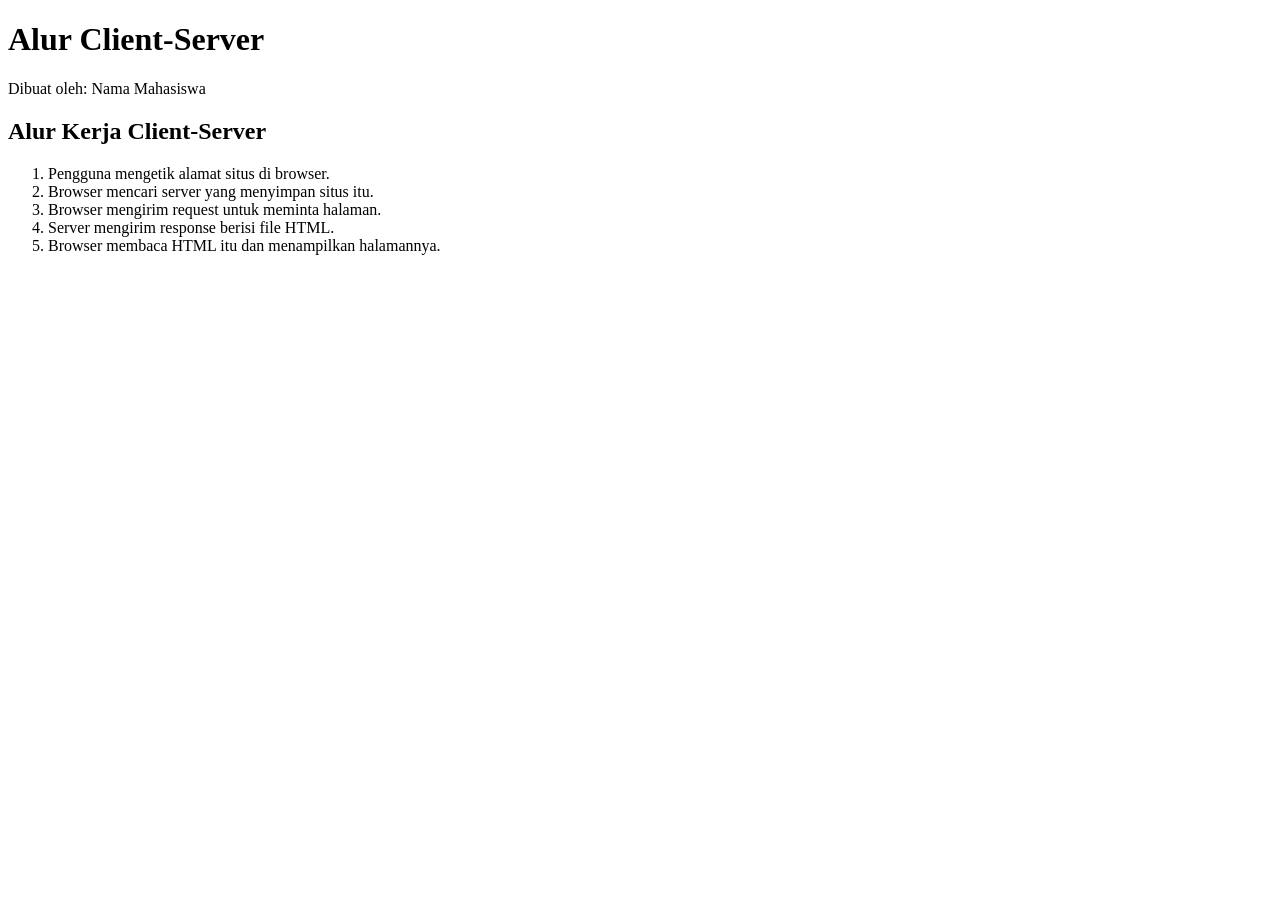
<file: Chapter02/714260011_Arifhidayatulloh/index.html>
<!DOCTYPE html>
<html lang="id">
<head>
  <meta charset="UTF-8">
  <meta name="viewport" content="width=device-width, initial-scale=1.0">
  <title>Alur Client-Server</title>
</head>
<body>
  <h1>Alur Client-Server</h1>
  <p>Dibuat oleh: Nama Mahasiswa</p>

  <h2>Alur Kerja Client-Server</h2>
  <ol>
    <li>Pengguna mengetik alamat situs di browser.</li>
    <li>Browser mencari server yang menyimpan situs itu.</li>
    <li>Browser mengirim request untuk meminta halaman.</li>
    <li>Server mengirim response berisi file HTML.</li>
    <li>Browser membaca HTML itu dan menampilkan halamannya.</li>
  </ol>
</body>
</html>
</file>
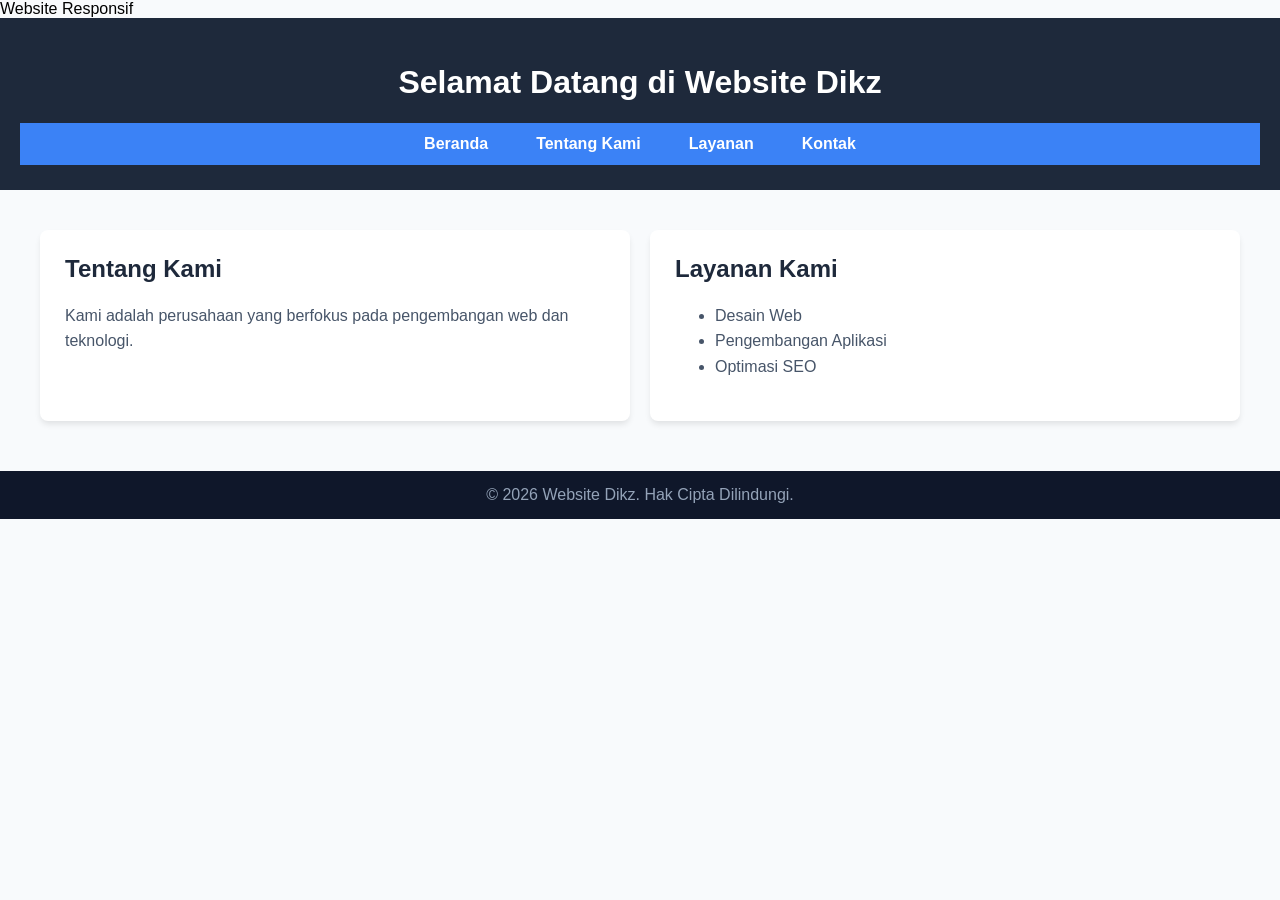
<file: Chapter04/714260002_AndikaDwiPermana/index.html>
<!DOCTYPE html>
<html lang="en">
<head>
    <meta charset="UTF-8">
    <meta name="viewport" content="width=device-width, initial-scale=1.0">
    <link rel="stylesheet" href="style.css"
    <title>Website Responsif</title>
</head>
<body>
     <header>
        <h1>Selamat Datang di Website Dikz</h1>
        <nav>
        <a href="#">Beranda</a>
        <a href="#">Tentang Kami</a>
        <a href="#">Layanan</a>
        <a href="#">Kontak</a>
    </nav>
    </header>
    <main>
        <section class="content">
            <h2>Tentang Kami</h2>
            <p>Kami adalah perusahaan yang berfokus pada pengembangan web dan 
                teknologi.</p>
        </section>
            <section class="content">
            <h2>Layanan Kami</h2>
            <ul>
                <li>Desain Web</li>
                <li>Pengembangan Aplikasi</li>
                <li>Optimasi SEO</li>
            </ul>
    </main>
    <footer>&copy; 2026 Website Dikz. Hak Cipta Dilindungi.</footer>
</body>
</html>
</file>
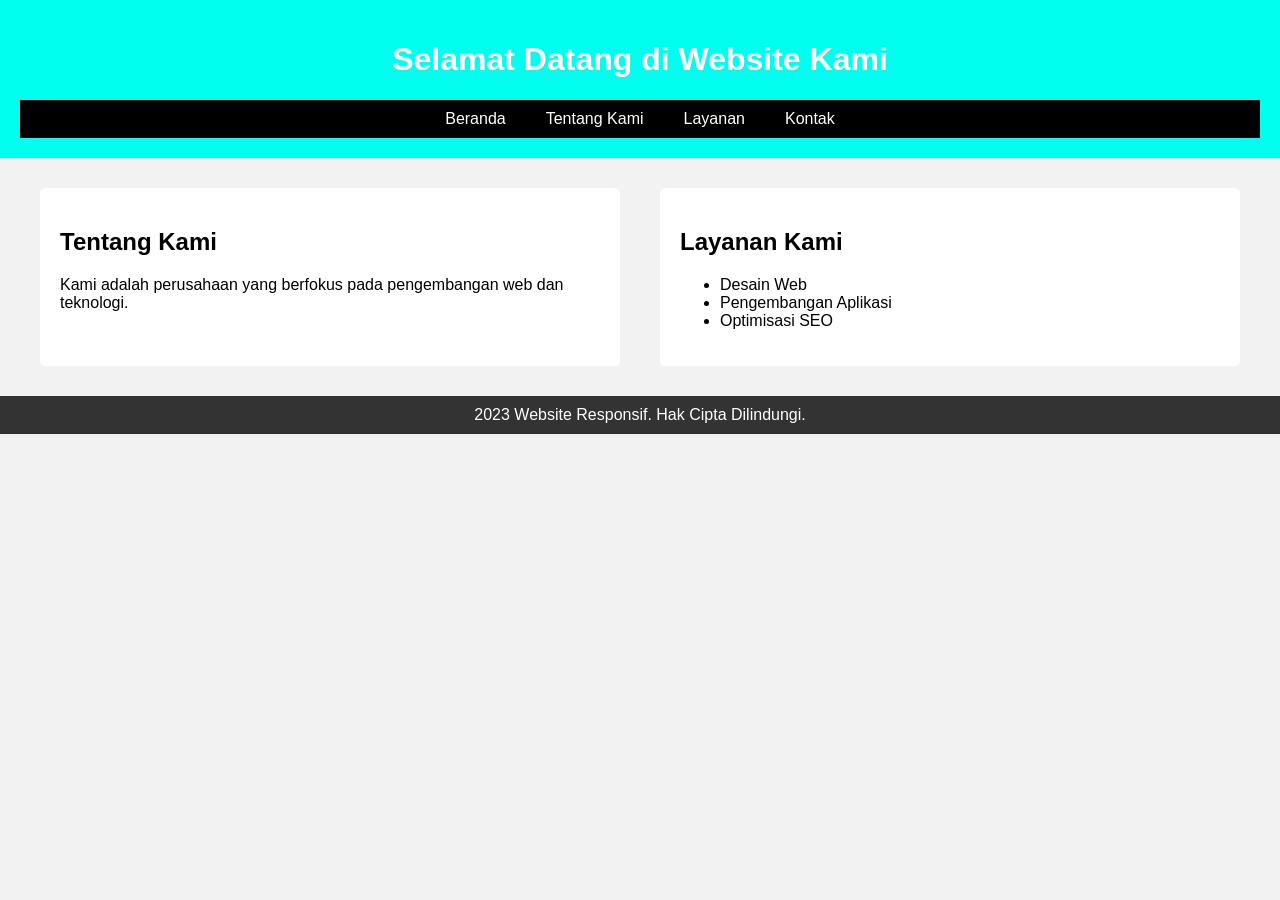
<file: Chapter04/714260005_Ilham_Muammar/index.html>
<!DOCTYPE html>
<html lang="en">
<head>
    <meta charset="UTF-8" />
    <meta name="viewport" content="width=device-width, initial-scale=1.0" />
    <link rel="stylesheet" href="style.css" />
    <!-- Menghubungkan file CSS eksternal -->
    <title>Website Responsif</title>
</head>
<body>
    <header>
        <h1>Selamat Datang di Website Kami</h1>
        <nav>
            <a href="#">Beranda</a>
            <a href="#">Tentang Kami</a>
            <a href="#">Layanan</a>
            <a href="#">Kontak</a>
        </nav>
    </header>
    <main>
        <section class="content">
            <h2>Tentang Kami</h2>
            <p>
                Kami adalah perusahaan yang berfokus pada pengembangan web dan
                teknologi.
            </p>
        </section>
        <section class="content">
            <h2>Layanan Kami</h2>
            <ul>
                <li>Desain Web</li>
                <li>Pengembangan Aplikasi</li>
                <li>Optimisasi SEO</li>
            </ul>
        </section>
    </main>
    <footer>2023 Website Responsif. Hak Cipta Dilindungi.</footer>
</body>
</html>
</file>
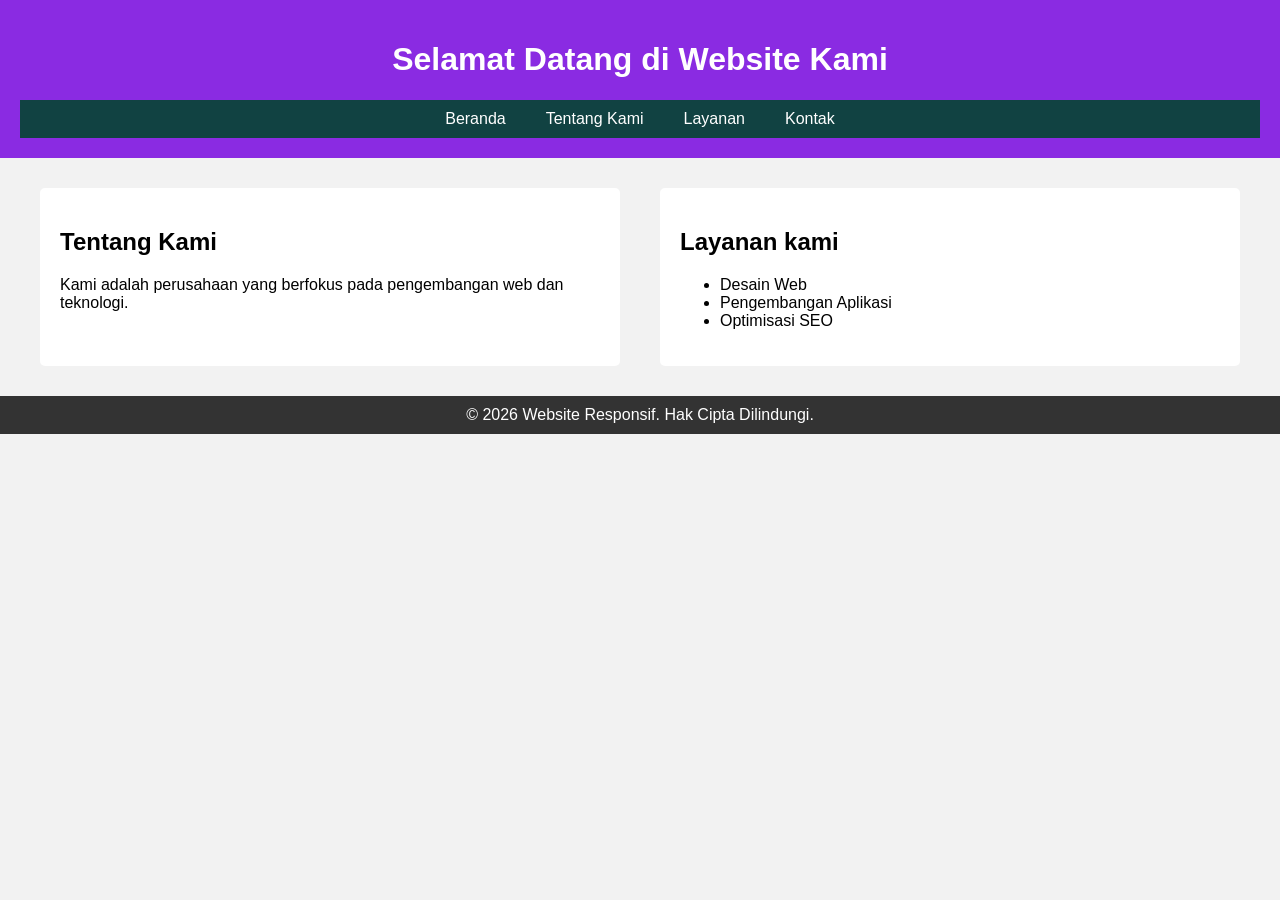
<file: Chapter04/714260008_Marcel_Andreyana/index.html>
<!DOCTYPE html>
<html lang="en">
<head>
    <meta charset="UTF-8">
    <meta name="viewport" content="width=device-width, initial-scale=1.0">
    <!-- <link rel="stylesheet" href="style.css" /> -->
     <link rel="stylesheet" href="style.css">
    <title>Website Responsif</title>
</head>
<body>
    <header>
        <h1>Selamat Datang di Website Kami</h1>
        <nav>
            <a href="#">Beranda</a>
            <a href="#">Tentang Kami</a>
            <a href="#">Layanan</a>
            <a href="#">Kontak</a>
        </nav>
    </header>
    <main>
        <section class="content">
            <h2>Tentang Kami</h2>
            <p>Kami adalah perusahaan yang berfokus pada pengembangan web dan teknologi.</p>
        </section>
        <section class="content">
            <h2>Layanan kami</h2>
            <ul>
                <li>Desain Web</li>
                <li>Pengembangan Aplikasi</li>
                <li>Optimisasi SEO</li>
            </ul>
        </section>
    </main>
    <footer>&copy; 2026 Website Responsif. Hak Cipta Dilindungi.</footer>
</body>
</html>
</file>
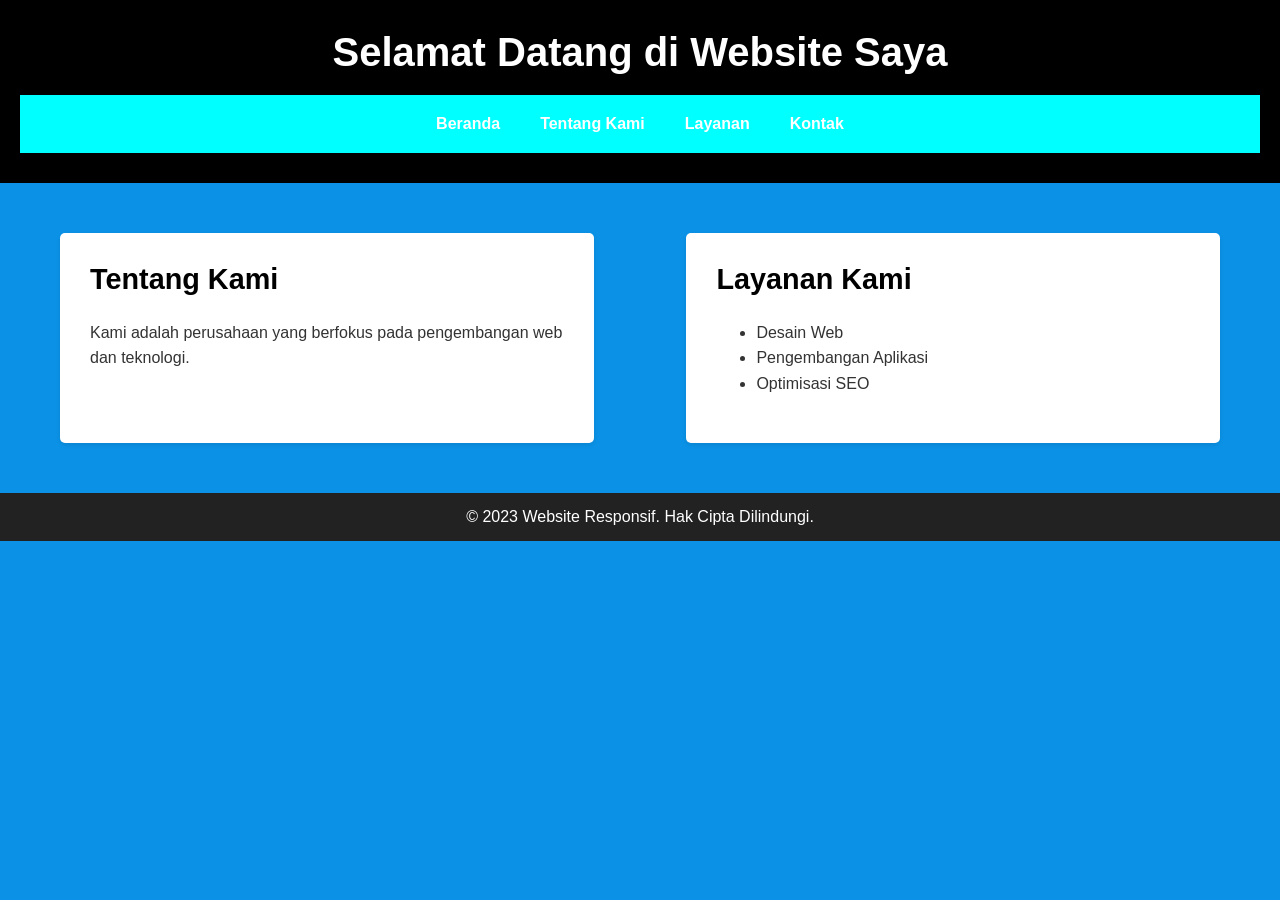
<file: Chapter04/714260009_WijdanAtharNurfaizi/index.html>
<!DOCTYPE html>
<html lang="en">
<head>
    <meta charset="UTF-8" />
    <meta name="viewport" content="width=device-width, initial-scale=1.0" />
    <link rel="stylesheet" href="style.css" />
    <title>Website Responsif</title>
</head>
<body>
    <header>
        <h1>Selamat Datang di Website Saya</h1>
        <nav>
            <a href="#">Beranda</a>
            <a href="#">Tentang Kami</a>
            <a href="#">Layanan</a>
            <a href="#">Kontak</a>
        </nav>
    </header>
    
    <main>
        <section class="content">
            <h2>Tentang Kami</h2>
            <p>
                Kami adalah perusahaan yang berfokus pada pengembangan web dan
                teknologi.
            </p>
        </section>

        <section class="content">
            <h2>Layanan Kami</h2>
            <ul>
                <li>Desain Web</li>
                <li>Pengembangan Aplikasi</li>
                <li>Optimisasi SEO</li>
            </ul>
        </section>
    </main>

    <footer>
        <p>&copy; 2023 Website Responsif. Hak Cipta Dilindungi.</p>
    </footer>
</body>
</html>
</file>
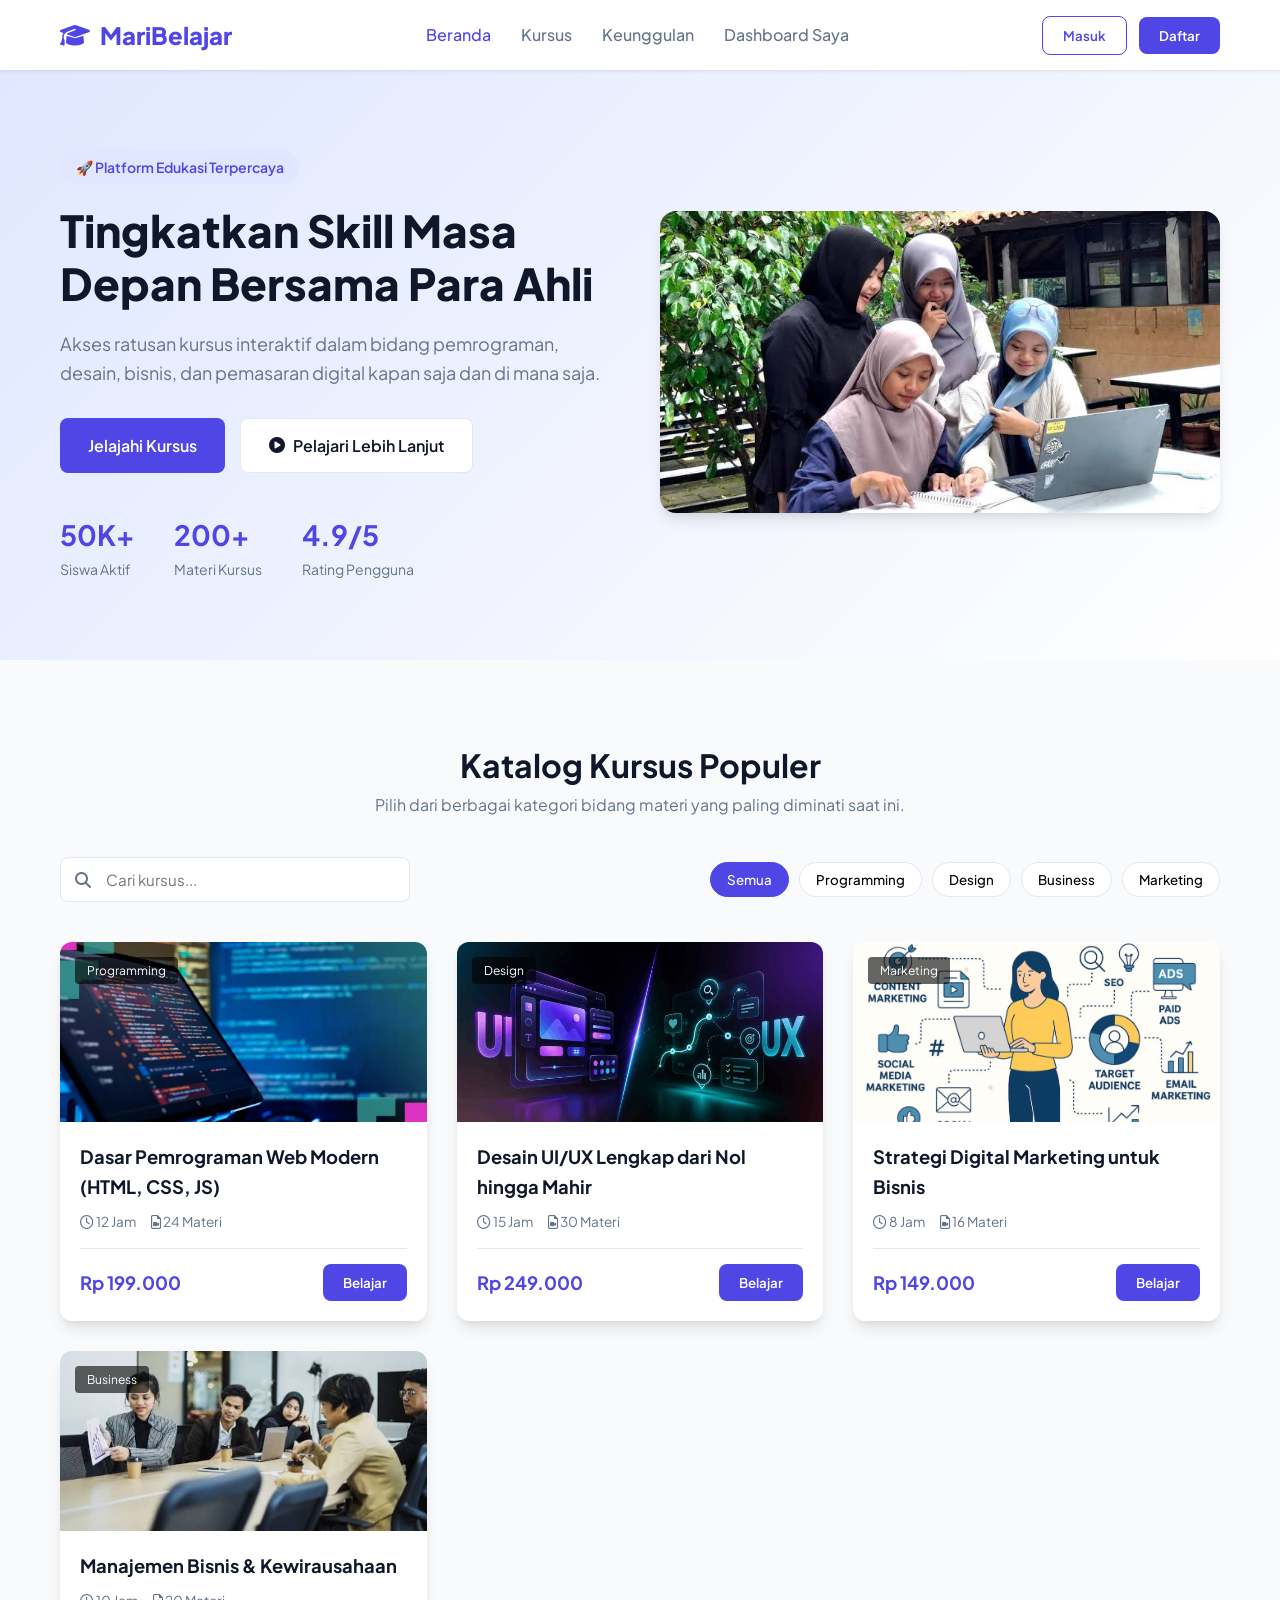
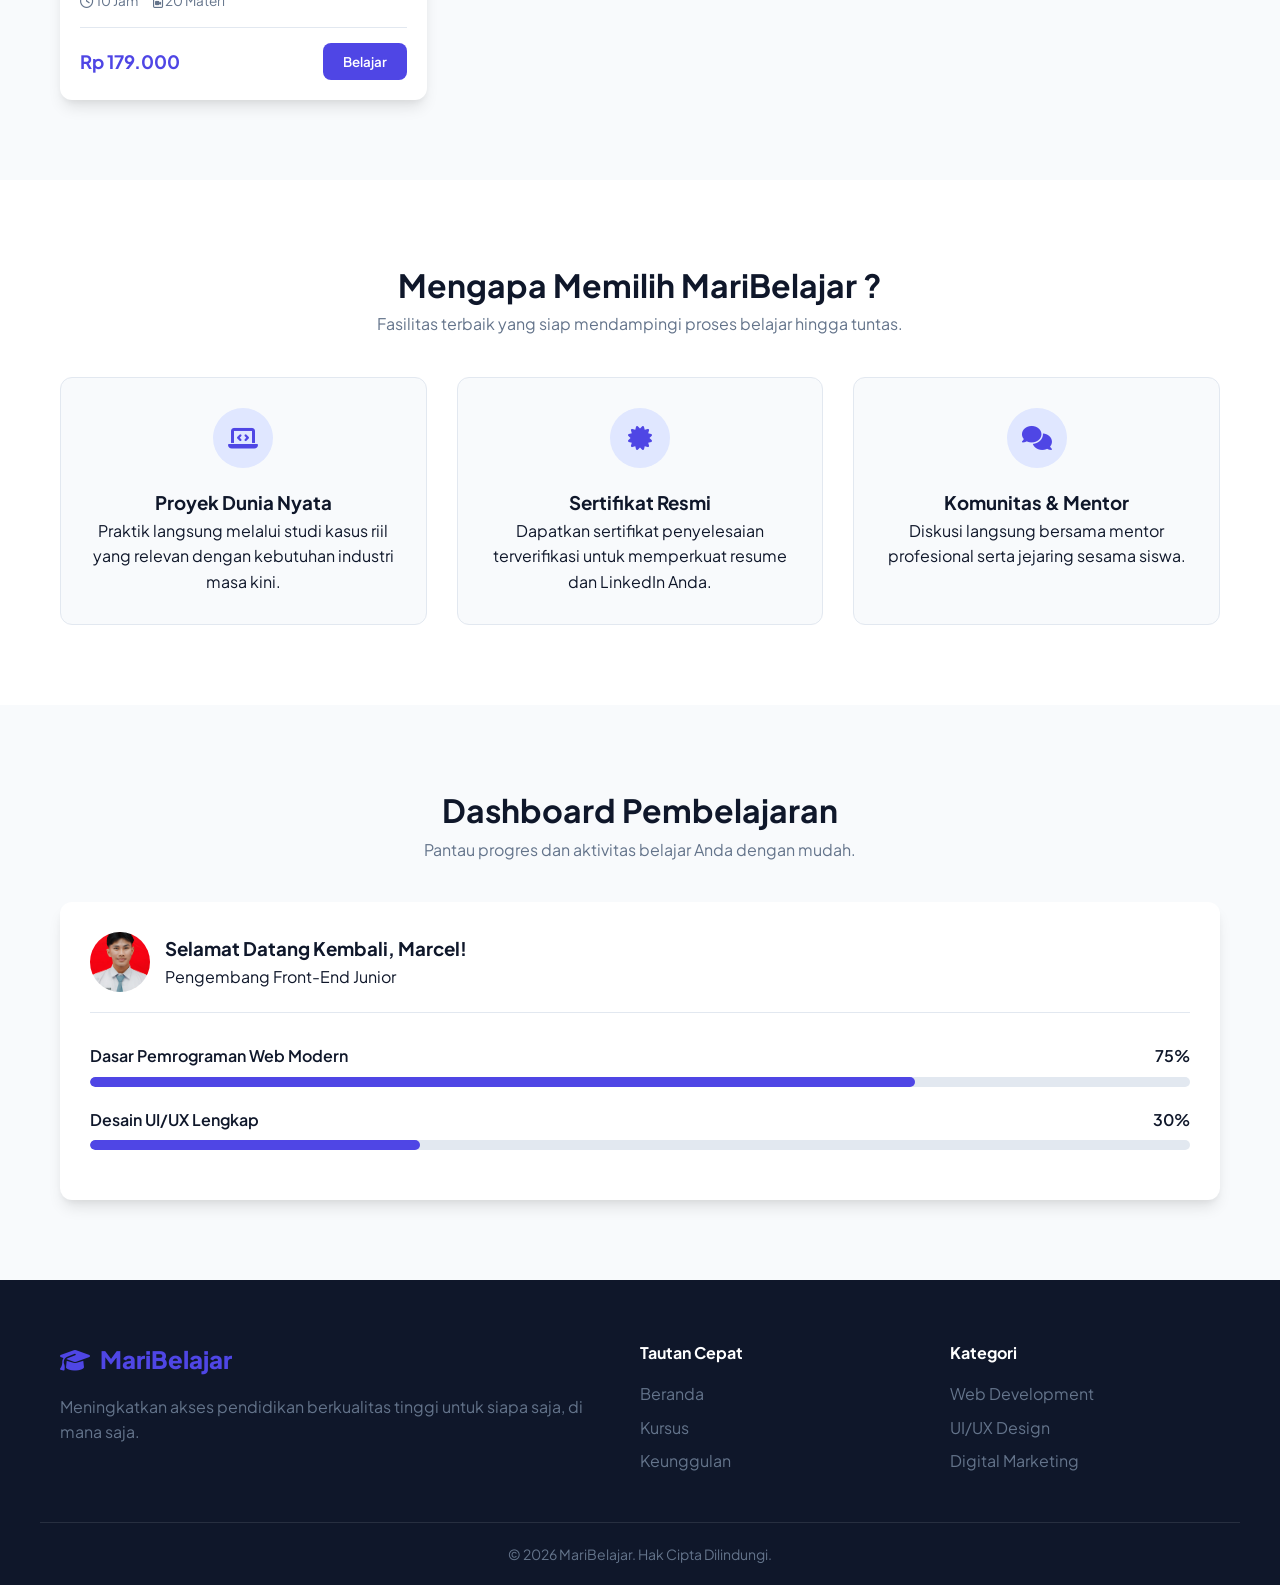
<file: Chapter05/714260008_Marcel_Andreyana/index.html>
<!DOCTYPE html>
<html lang="id">
<head>
  <meta charset="UTF-8">
  <meta name="viewport" content="width=device-width, initial-scale=1.0">
  <title>MariBelajar - Platform Pembelajaran Online</title>
  <link rel="stylesheet" href="style.css">
  <!-- Google Fonts & Font Awesome Icons -->
  <link rel="preconnect" href="https://fonts.googleapis.com">
  <link rel="preconnect" href="https://fonts.gstatic.com" crossorigin>
  <link href="https://fonts.googleapis.com/css2?family=Plus+Jakarta+Sans:wght@400;500;600;700;800&display=swap" rel="stylesheet">
  <link rel="stylesheet" href="https://cdnjs.cloudflare.com/ajax/libs/font-awesome/6.4.0/css/all.min.css">
</head>
<body>

  <!-- Navigation Bar -->
  <nav class="navbar">
    <div class="container nav-container">
      <a href="#" class="logo">
        <i class="fa-solid fa-graduation-cap"></i> MariBelajar
      </a>
      
      <ul class="nav-links" id="navLinks">
        <li><a href="#home" class="active">Beranda</a></li>
        <li><a href="#courses">Kursus</a></li>
        <li><a href="#features">Keunggulan</a></li>
        <li><a href="#dashboard">Dashboard Saya</a></li>
      </ul>

      <div class="nav-actions">
        <button class="btn btn-outline" id="loginBtn">Masuk</button>
        <button class="btn btn-primary" id="registerBtn">Daftar</button>
        <button class="menu-toggle" id="menuToggle">
          <i class="fa-solid fa-bars"></i>
        </button>
      </div>
    </div>
  </nav>

  <!-- Hero Section -->
  <section class="hero" id="home">
    <div class="container hero-container">
      <div class="hero-content">
        <span class="badge">🚀 Platform Edukasi Terpercaya</span>
        <h1>Tingkatkan Skill Masa Depan Bersama Para Ahli</h1>
        <p>Akses ratusan kursus interaktif dalam bidang pemrograman, desain, bisnis, dan pemasaran digital kapan saja dan di mana saja.</p>
        <div class="hero-buttons">
          <a href="#courses" class="btn btn-primary btn-lg">Jelajahi Kursus</a>
          <a href="#features" class="btn btn-secondary btn-lg"><i class="fa-solid fa-circle-play"></i> Pelajari Lebih Lanjut</a>
        </div>
        <div class="hero-stats">
          <div class="stat-item">
            <h3>50K+</h3>
            <p>Siswa Aktif</p>
          </div>
          <div class="stat-item">
            <h3>200+</h3>
            <p>Materi Kursus</p>
          </div>
          <div class="stat-item">
            <h3>4.9/5</h3>
            <p>Rating Pengguna</p>
          </div>
        </div>
      </div>
      <div class="hero-image">
        <img src="kelompok.jpeg" alt="Belajar Online">
      </div>
    </div>
  </section>

  <!-- Catalog / Courses Section -->
  <section class="courses-section" id="courses">
    <div class="container">
      <div class="section-header">
        <h2>Katalog Kursus Populer</h2>
        <p>Pilih dari berbagai kategori bidang materi yang paling diminati saat ini.</p>
      </div>

      <!-- Filter & Search Controls -->
      <div class="controls-wrapper">
        <div class="search-box">
          <i class="fa-solid fa-magnifying-glass"></i>
          <input type="text" id="searchInput" placeholder="Cari kursus...">
        </div>
        <div class="filter-buttons">
          <button class="filter-btn active" data-category="all">Semua</button>
          <button class="filter-btn" data-category="programming">Programming</button>
          <button class="filter-btn" data-category="design">Design</button>
          <button class="filter-btn" data-category="business">Business</button>
          <button class="filter-btn" data-category="marketing">Marketing</button>
        </div>
      </div>

      <!-- Course Grid -->
      <div class="course-grid" id="courseGrid">
        <!-- Card items injection via JavaScript -->
      </div>
    </div>
  </section>

  <!-- Features Section -->
  <section class="features-section" id="features">
    <div class="container">
      <div class="section-header">
        <h2>Mengapa Memilih MariBelajar
?</h2>
        <p>Fasilitas terbaik yang siap mendampingi proses belajar hingga tuntas.</p>
      </div>

      <div class="features-grid">
        <div class="feature-card">
          <div class="feature-icon"><i class="fa-solid fa-laptop-code"></i></div>
          <h3>Proyek Dunia Nyata</h3>
          <p>Praktik langsung melalui studi kasus riil yang relevan dengan kebutuhan industri masa kini.</p>
        </div>
        <div class="feature-card">
          <div class="feature-icon"><i class="fa-solid fa-certificate"></i></div>
          <h3>Sertifikat Resmi</h3>
          <p>Dapatkan sertifikat penyelesaian terverifikasi untuk memperkuat resume dan LinkedIn Anda.</p>
        </div>
        <div class="feature-card">
          <div class="feature-icon"><i class="fa-solid fa-comments"></i></div>
          <h3>Komunitas & Mentor</h3>
          <p>Diskusi langsung bersama mentor profesional serta jejaring sesama siswa.</p>
        </div>
      </div>
    </div>
  </section>

  <!-- Student Dashboard Section -->
  <section class="dashboard-section" id="dashboard">
    <div class="container">
      <div class="section-header">
        <h2>Dashboard Pembelajaran</h2>
        <p>Pantau progres dan aktivitas belajar Anda dengan mudah.</p>
      </div>

      <div class="dashboard-card">
        <div class="dashboard-header">
          <div class="user-info">
            <img src="saya.jpeg" alt="Avatar User" class="avatar">
            <div>
              <h3>Selamat Datang Kembali, Marcel!</h3>
              <p>Pengembang Front-End Junior</p>
            </div>
          </div>
        </div>

        <div class="my-courses-list" id="myCoursesList">
          <!-- Active courses progress items dynamic list -->
        </div>
      </div>
    </div>
  </section>

  <!-- Modal Course Player -->
  <div class="modal" id="courseModal">
    <div class="modal-content">
      <button class="modal-close" id="closeModal">&times;</button>
      <div class="modal-body">
        <div class="video-container">
          <iframe id="videoPlayer" src="" title="Video Pembelajaran" allowfullscreen></iframe>
        </div>
        <div class="modal-info">
          <h3 id="modalTitle">Judul Kursus</h3>
          <p id="modalDescription">Deskripsi materi kursus akan muncul di sini.</p>
          <h4>Materi Pembelajaran</h4>
          <ul class="playlist-list" id="playlistList">
            <!-- Playlist dynamic items -->
          </ul>
        </div>
      </div>
    </div>
  </div>

  <!-- Footer -->
  <footer class="footer">
    <div class="container footer-container">
      <div class="footer-brand">
        <a href="#" class="logo"><i class="fa-solid fa-graduation-cap"></i> MariBelajar</a>
        <p>Meningkatkan akses pendidikan berkualitas tinggi untuk siapa saja, di mana saja.</p>
      </div>
      <div class="footer-links">
        <h4>Tautan Cepat</h4>
        <ul>
          <li><a href="#home">Beranda</a></li>
          <li><a href="#courses">Kursus</a></li>
          <li><a href="#features">Keunggulan</a></li>
        </ul>
      </div>
      <div class="footer-links">
        <h4>Kategori</h4>
        <ul>
          <li><a href="#courses">Web Development</a></li>
          <li><a href="#courses">UI/UX Design</a></li>
          <li><a href="#courses">Digital Marketing</a></li>
        </ul>
      </div>
    </div>
    <div class="footer-bottom container">
      <p>&copy; 2026 MariBelajar. Hak Cipta Dilindungi.</p>
    </div>
  </footer>

  <script src="script.js"></script>
</body>
</html>
</file>
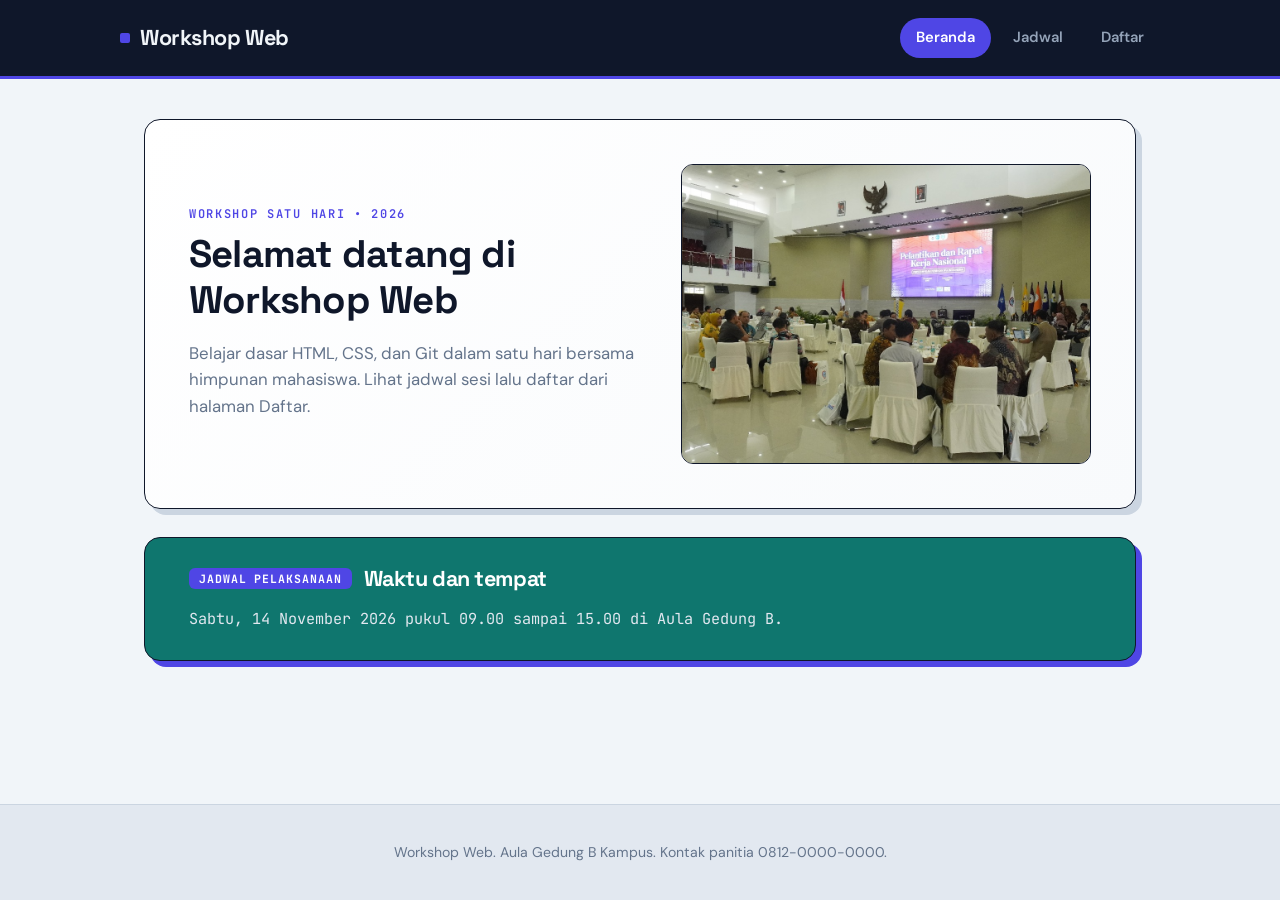
<file: Chapter04/714260002_AndikaDwiPermana/quis_AndikaDwiPermana/index.html>
<!DOCTYPE html>
<html lang="id">
<head>
    <meta charset="UTF-8">
    <meta name="viewport" content="width=device-width, initial-scale=1.0">
    <title>Beranda - Workshop Web</title>
    <link rel="stylesheet" href="style.css">
</head>
<body>
    <header>
        <h1>Workshop Web</h1>
        <nav aria-label="Navigasi utama">
            <ul>
                <li><a href="index.html" aria-current="page">Beranda</a></li>
                <li><a href="jadwal.html">Jadwal</a></li>
                <li><a href="daftar.html">Daftar</a></li>
            </ul>
        </nav>
    </header>

    <main id="konten">
        <section>
            <h2>Selamat datang di Workshop Web</h2>
            <img src="AULA.jpg" alt="Suasana aula kampus dengan layar proyektor dan barisan kursi peserta" width="600" height="400">
            <p>Belajar dasar HTML, CSS, dan Git dalam satu hari bersama himpunan mahasiswa. Lihat jadwal sesi lalu daftar dari halaman Daftar.</p>
        </section>

        <section>
            <h2>Waktu dan tempat</h2>
            <p>Sabtu, 14 November 2026 pukul 09.00 sampai 15.00 di Aula Gedung B.</p>
        </section>
    </main>

    <footer>
        <p>Workshop Web. Aula Gedung B Kampus. Kontak panitia 0812-0000-0000.</p>
    </footer>
</body>
</html>
</file>
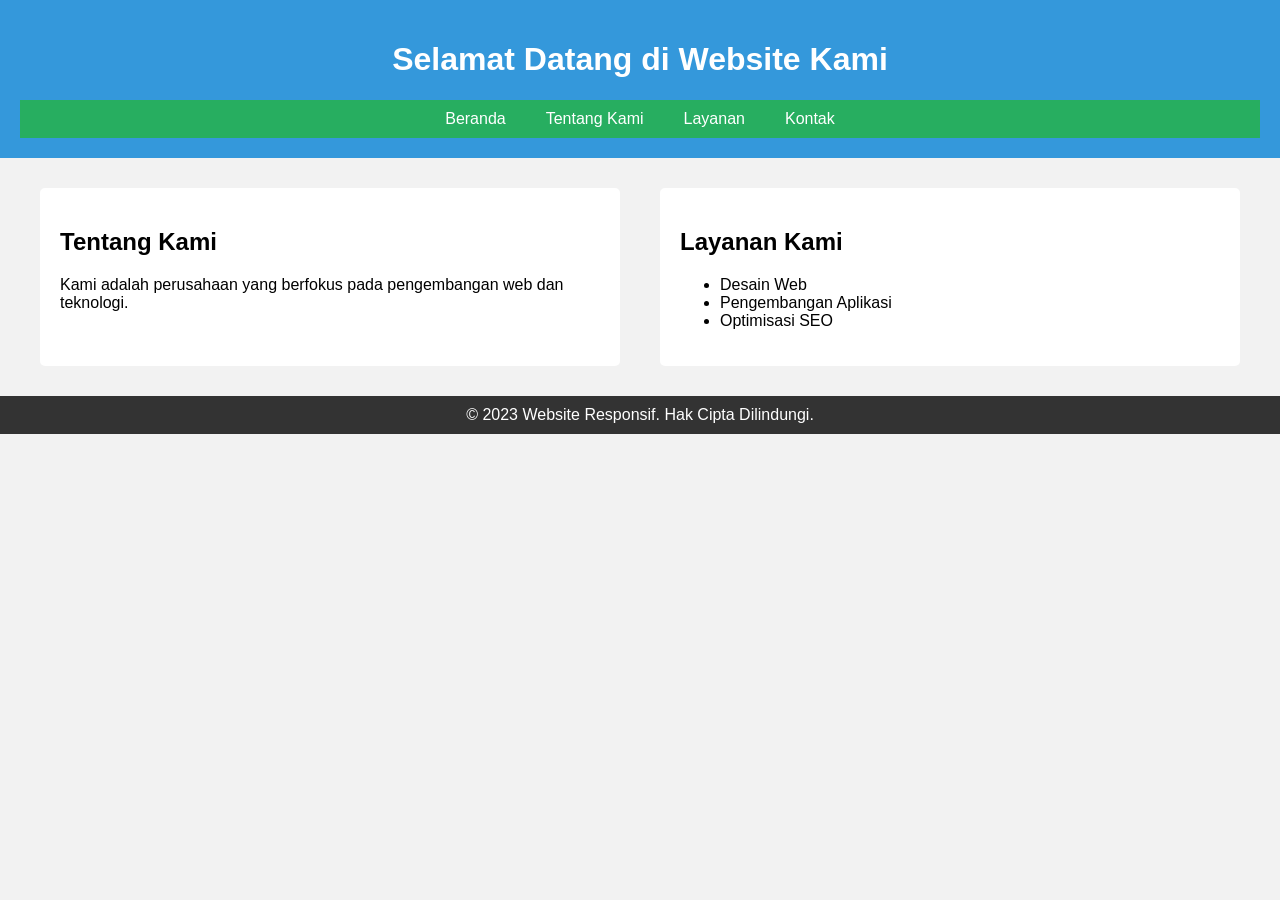
<file: Chapter04/714260003_FikriWidhyadana/quis_FikriW/index.html>
<!DOCTYPE html>
<html lang="en">
<head>
    <meta charset="UTF-8" />
    <meta name="viewport" content="width=device-width, initial-scale=1.0" />
    <link rel="stylesheet" href="style.css" />
    <!-- Menghubungkan file CSS eksternal -->
    <title>Website Responsif</title>
</head>
<body>
    <header>
        <h1>Selamat Datang di Website Kami</h1>
        <nav>
            <a href="#">Beranda</a>
            <a href="#">Tentang Kami</a>
            <a href="#">Layanan</a>
            <a href="#">Kontak</a>
        </nav>
    </header>
    <main>
        <section class="content">
            <h2>Tentang Kami</h2>
            <p>Kami adalah perusahaan yang berfokus pada pengembangan web dan teknologi.</p>
        </section>
        <section class="content">
            <h2>Layanan Kami</h2>
            <ul>
                <li>Desain Web</li>
                <li>Pengembangan Aplikasi</li>
                <li>Optimisasi SEO</li>
            </ul>
        </section>
    </main>
    <footer>
        &copy; 2023 Website Responsif. Hak Cipta Dilindungi.
    </footer>
</body>
</html>
</file>
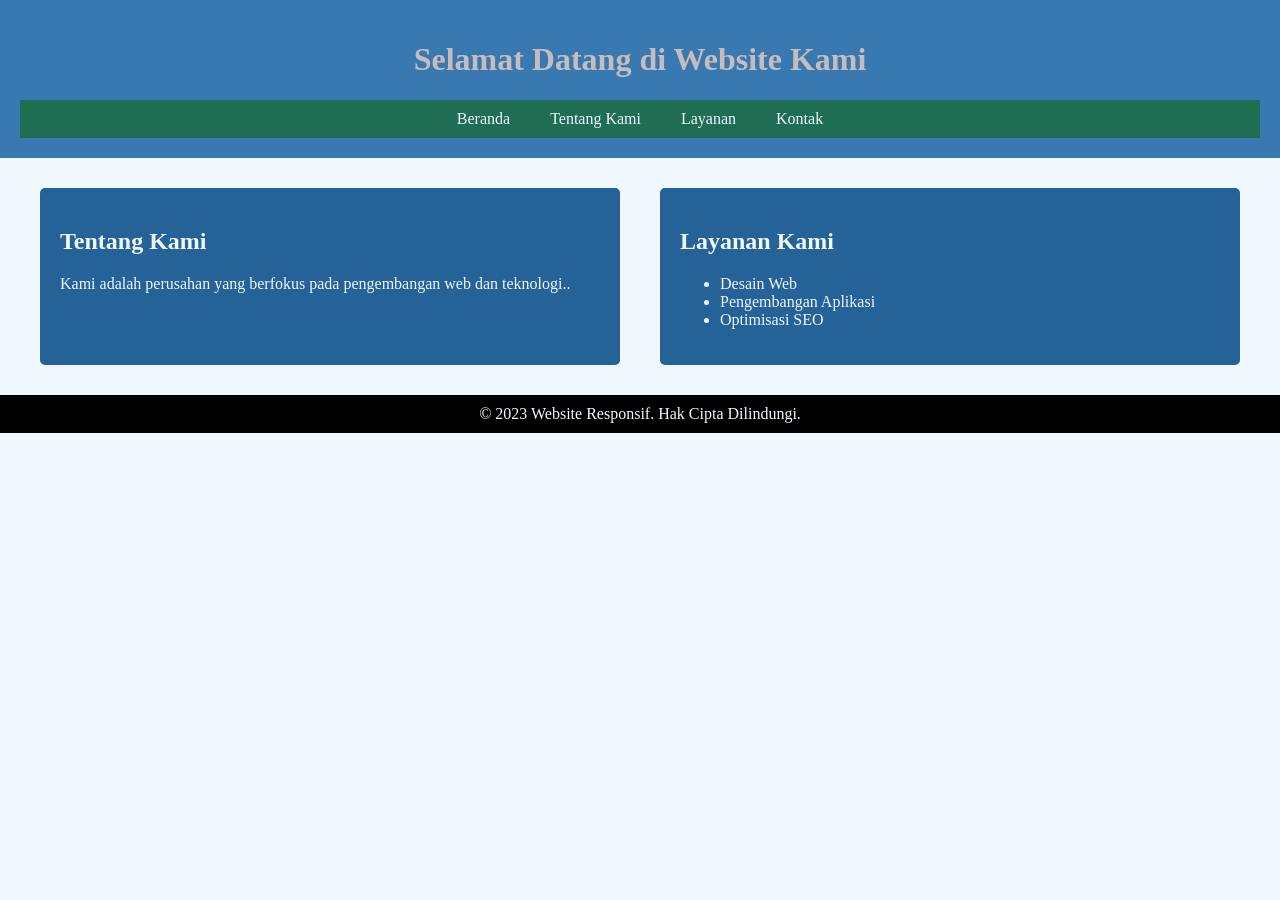
<file: Chapter04/714260007_Mutia_Anggraini/quis_Mutia_Anggraini/index.html>
<!DOCTYPE html>
<html lang="en">
<head>
    <meta charset="UTF-8" />
    <meta name="viewport" content="width=device-width, initial-scale=1.0" />
    <link rel="stylesheet" href="style.css">
    <title>Belajar Pemograman I</title>
</head>
<body>
    <header>
        <h1>Selamat Datang di Website Kami</h1>
        <nav>
            <a href="#">Beranda</a>
            <a href="#">Tentang Kami</a>
            <a href="#">Layanan</a>
            <a href="#">Kontak</a>
        </nav>
    </header>
    <main>
        <section class="content">
            <h2>Tentang Kami</h2>
            <p>Kami adalah perusahan yang berfokus pada pengembangan web dan teknologi..</p>
        </section>
        <section class="content">
            <h2>Layanan Kami</h2>
            <ul>
                <li>Desain Web</li>
                <li>Pengembangan Aplikasi</li>
                <li>Optimisasi SEO</li>
            </ul>
        </section>
    </main>
    <footer>&copy; 2023 Website Responsif. Hak Cipta Dilindungi.</footer>
</body>   
</html>
</file>
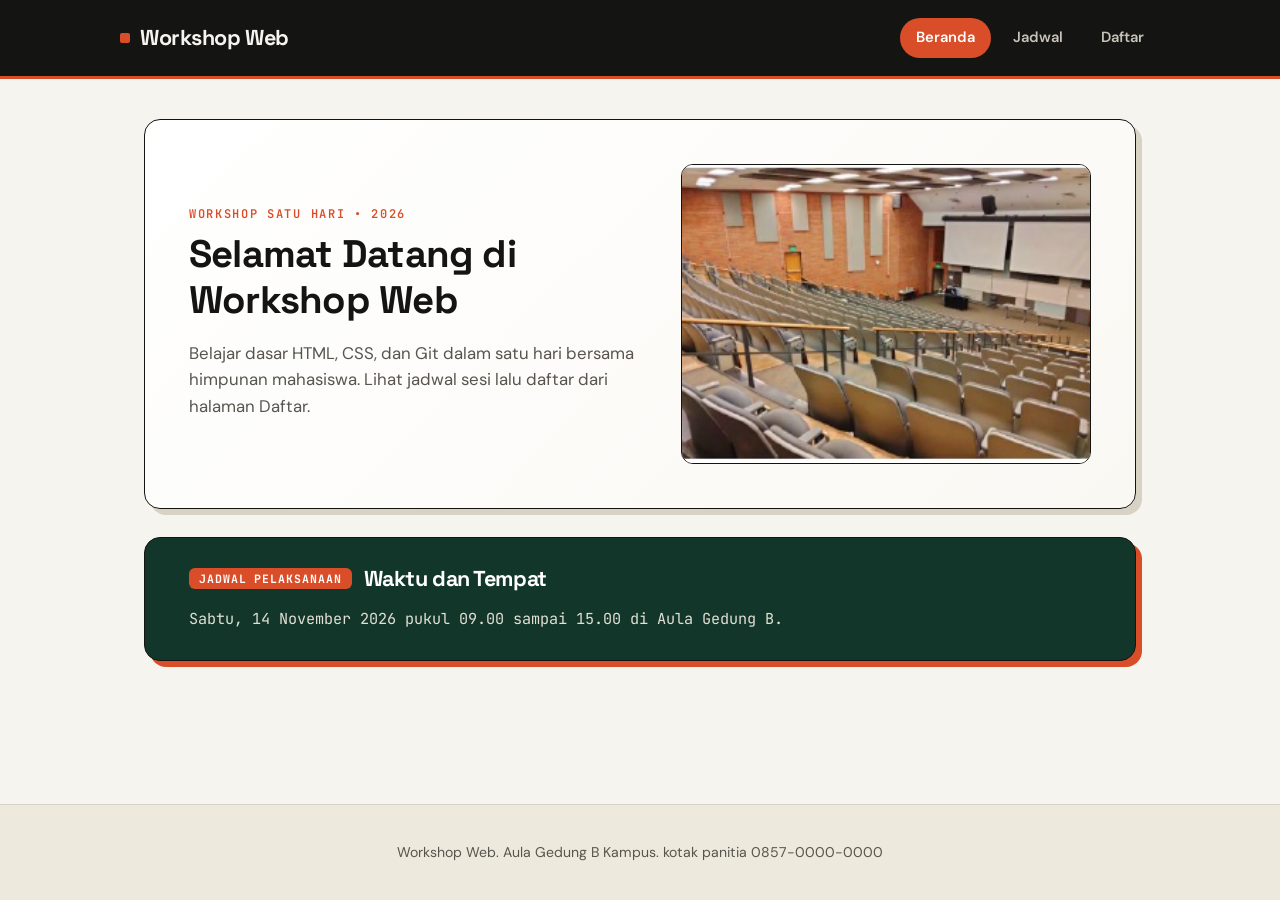
<file: Chapter04/714260007_Mutia_Anggraini/Tugas_Mutia_Anggraini/Index.html>
<!DOCTYPE html>
<html lang="en">
<head>
    <meta charset="UTF-8" />
    <meta name="viewport" content="width=device-width, initial-scale=1.0" />
    <link rel="stylesheet" href="style.css">
    <title>Beranda - Workshop web</title>
</head>
<body>
    <header>
        <h1>Workshop Web</h1>
        <nav aria-label="Navigasi Utama">
            <ul>
                <li><a href="Index.html" aria-current="page">Beranda</a></li>
                <li><a href="Jadwal.html">Jadwal</a></li>
                <li><a href="Daftar.html">Daftar</a></li>
            </ul>
        </nav>
    </header>
    <main id="konten">
            <section>
                <h2>Selamat Datang di Workshop Web</h2>
                <img src="img/Screenshot 2026-10-31 120831.png" alt="Suasana aula kampus dengan layar proyektor dan baris kursi peserta" width="600" height="400">
                <p>Belajar dasar HTML, CSS, dan Git dalam satu hari bersama himpunan mahasiswa. Lihat jadwal sesi lalu daftar dari halaman Daftar.</p>
            </section>
            <section>
                <h2>Waktu dan Tempat</h2>
                <p>Sabtu, 14 November 2026 pukul 09.00 sampai 15.00 di Aula Gedung B.</p>
            </section>
    </main>
    <footer>
        <p>Workshop Web. Aula Gedung B Kampus. kotak panitia 0857-0000-0000</p>
    </footer>
</body>
</html>
</file>
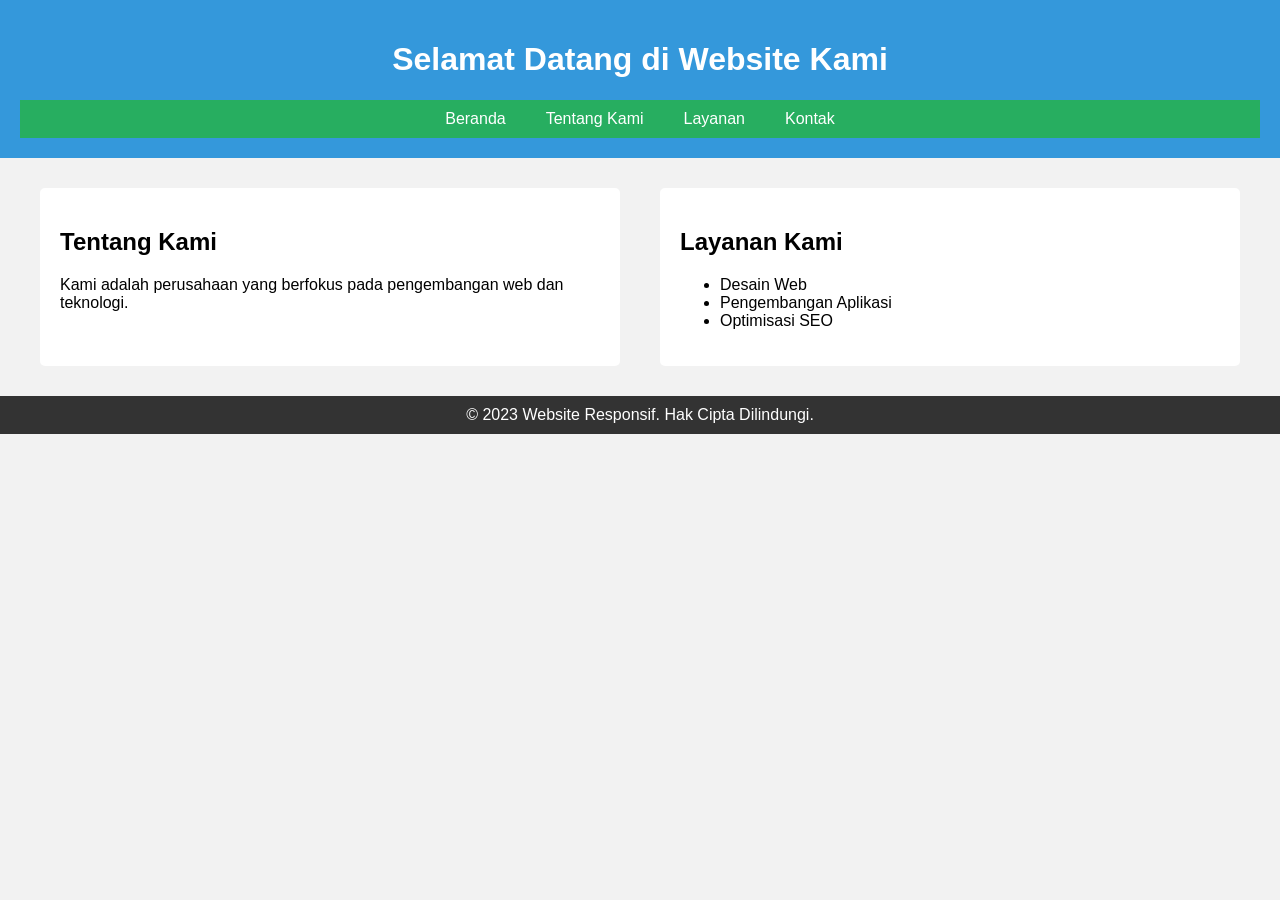
<file: Chapter04/714260011_Arif/quis_Arif/index.html>
<!DOCTYPE html>
<html lang="en">
<head>
    <meta charset="UTF-8" />
    <meta name="viewport" content="width=device-width, initial-scale=1.0" />
    <link rel="stylesheet" href="style.css" />
    <!-- Menghubungkan file CSS eksternal -->
    <title>Website Responsif</title>
</head>
<body>
    <header>
        <h1>Selamat Datang di Website Kami</h1>
        <nav>
            <a href="#">Beranda</a>
            <a href="#">Tentang Kami</a>
            <a href="#">Layanan</a>
            <a href="#">Kontak</a>
        </nav>
    </header>
    <main>
        <section class="content">
            <h2>Tentang Kami</h2>
            <p>
                Kami adalah perusahaan yang berfokus pada pengembangan web dan teknologi.
            </p>
        </section>
        <section class="content">
            <h2>Layanan Kami</h2>
            <ul>
                <li>Desain Web</li>
                <li>Pengembangan Aplikasi</li>
                <li>Optimisasi SEO</li>
            </ul>
        </section>
    </main>
    <footer>&copy; 2023 Website Responsif. Hak Cipta Dilindungi.</footer>
</body>
</html>
</file>
<file: Chapter04/714260002_AndikaDwiPermana/style.css>
body {
    font-family: Arial, sans-serif;
    margin: 0;
    padding: 0;
    background-color: #f8fafc;
}

header {
    background-color: #1e293b;
    color: white;
    text-align: center;
    padding: 25px 20px;
}

nav {
    display: flex;
    justify-content: center;
    background-color: #3b82f6;
}

nav a {
    text-decoration: none;
    color: white;
    padding: 12px 24px;
    font-weight: bold;
    transition: background 0.3s;
}

/* Efek saat menu diarahkan mouse */
nav a:hover {
    background-color: #1d4ed8;
}

/* Tata Letak Konten */
main {
    max-width: 1200px;
    margin: 30px auto;
    display: flex;
    flex-wrap: wrap;
    justify-content: space-between;
    padding: 0 15px;
}

/* Kotak Konten dibuat ada bayangannya */
.content {
    width: 45%;
    background-color: #ffffff;
    padding: 25px;
    margin: 10px 0;
    border-radius: 8px;
    box-shadow: 0 4px 6px -1px rgba(0, 0, 0, 0.1);
}

.content h2 {
    color: #1e293b;
    margin-top: 0;
}

.content p, .content ul {
    color: #475569;
    line-height: 1.6;
}

/* Footer Hitam Modern */
footer {
    background-color: #0f172a;
    color: #94a3b8;
    text-align: center;
    padding: 15px;
    margin-top: 40px;
}
</file>
<file: Chapter04/714260005_Ilham_Muammar/style.css>
body {
    font-family: Arial, sans-serif;
    margin: 0;
    padding: 0;
    background-color: #f2f2f2;
}

header {
    background-color: #00ffee;
    color: white;
    text-align: center;
    padding: 20px;
}

nav {
    display: flex;
    justify-content: center;
    background-color: #000000;
}

nav a {
    text-decoration: none;
    color: white;
    padding: 10px 20px;
}

main {
    max-width: 1200px;
    margin: 20px auto;
    display: flex;
    flex-wrap: wrap;
    justify-content: space-between;
}

.content {
    width: 45%;
    background-color: #fff;
    padding: 20px;
    margin: 10px 0;
    border-radius: 5px;
}

footer {
    background-color: #333;
    color: white;
    text-align: center;
    padding: 10px;
}
</file>
<file: Chapter04/714260008_Marcel_Andreyana/style.css>
body {
    font-family: Arial, sans-serif;
    margin: 0;
    padding: 0;
    background-color: #f2f2f2;
}

header {
    background-color: blueviolet;
    color: white;
    text-align: center;
    padding: 20px;
}

nav {
    display: flex;
    justify-content: center;
    background-color: rgb(17, 66, 66);
}

nav a {
    text-decoration: none;
    color: white;
    padding: 10px 20px;
}

main {
    max-width: 1200px;
    margin: 20px auto;
    display: flex;
    flex-wrap: wrap;
    justify-content: space-between;
}

.content {
    width: 45%;
    background-color: #fff;
    padding: 20px;
    margin: 10px 0;
    border-radius: 5px;
}

footer {
    background-color: #333;
    color: white;
    text-align: center;
    padding: 10px;
}
</file>
<file: Chapter04/714260009_WijdanAtharNurfaizi/style.css>
body {
    font-family: Arial, sans-serif;
    margin: 0;
    padding: 0;
    background-color: #0b92e7;
}

header {
    background-color: #000001; /* Biru sedang ke gelap */
    color: white;
    text-align: center;
    padding: 30px 20px;
}

header h1 {
    margin: 0;
    padding-bottom: 20px;
    font-size: 2.5em;
}

nav {
    display: flex;
    justify-content: center;
    background-color: aqua; /* Perubahan Warna Hijau */
    padding: 10px 0;
}

nav a {
    text-decoration: none;
    color: white;
    padding: 10px 20px;
    font-weight: bold;
}

main {
    max-width: 1200px;
    margin: 40px auto;
    display: flex;
    flex-wrap: wrap;
    justify-content: space-between;
    padding: 0 20px;
    box-sizing: border-box;
}

.content {
    flex: 0 0 46%; /* Mengatur lebar box kiri dan kanan */
    background-color: #fff;
    padding: 30px;
    margin: 10px 0;
    border-radius: 5px;
    box-shadow: 0 2px 5px rgba(0,0,0,0.1); /* Bayangan halus di bawah kotak */
    box-sizing: border-box;
}

.content h2 {
    margin-top: 0;
    font-size: 1.8em;
}

.content p, .content ul {
    color: #333;
    line-height: 1.6;
}

footer {
    background-color: #222;
    color: white;
    text-align: center;
    padding: 15px;
    position: relative;
    margin-top: 40px;
}

footer p {
    margin: 0;
}

/* Responsiveness untuk tampilan HP */
@media (max-width: 768px) {
    main {
        flex-direction: column;
    }
    .content {
        flex: 0 0 100%;
    }
}
</file>
<file: Chapter05/714260008_Marcel_Andreyana/style.css>
/* --- Variables & Reset --- */
:root {
  --primary: #4f46e5;
  --primary-hover: #4338ca;
  --secondary: #06b6d4;
  --dark: #0f172a;
  --light: #f8fafc;
  --gray: #64748b;
  --gray-light: #e2e8f0;
  --white: #ffffff;
  --card-shadow: 0 10px 15px -3px rgba(0, 0, 0, 0.1), 0 4px 6px -2px rgba(0, 0, 0, 0.05);
  --transition: all 0.3s ease;
}

* {
  margin: 0;
  padding: 0;
  box-sizing: border-box;
  font-family: 'Plus Jakarta Sans', sans-serif;
}

body {
  background-color: var(--light);
  color: var(--dark);
  line-height: 1.6;
}

.container {
  max-width: 1200px;
  margin: 0 auto;
  padding: 0 20px;
}

a {
  text-decoration: none;
  color: inherit;
}

ul {
  list-style: none;
}

/* --- Buttons & UI Components --- */
.btn {
  display: inline-flex;
  align-items: center;
  gap: 8px;
  padding: 10px 20px;
  border-radius: 8px;
  font-weight: 600;
  cursor: pointer;
  border: none;
  transition: var(--transition);
}

.btn-primary {
  background-color: var(--primary);
  color: var(--white);
}

.btn-primary:hover {
  background-color: var(--primary-hover);
}

.btn-secondary {
  background-color: var(--white);
  color: var(--dark);
  border: 1px solid var(--gray-light);
}

.btn-secondary:hover {
  background-color: var(--gray-light);
}

.btn-outline {
  background-color: transparent;
  color: var(--primary);
  border: 1px solid var(--primary);
}

.btn-outline:hover {
  background-color: var(--primary);
  color: var(--white);
}

.btn-lg {
  padding: 14px 28px;
  font-size: 1rem;
}

.badge {
  display: inline-block;
  background-color: #e0e7ff;
  color: var(--primary);
  padding: 6px 16px;
  border-radius: 20px;
  font-size: 0.875rem;
  font-weight: 600;
}

/* --- Navigation --- */
.navbar {
  position: sticky;
  top: 0;
  background-color: var(--white);
  box-shadow: 0 1px 3px rgba(0,0,0,0.1);
  z-index: 100;
}

.nav-container {
  display: flex;
  justify-content: space-between;
  align-items: center;
  height: 70px;
}

.logo {
  font-size: 1.5rem;
  font-weight: 800;
  color: var(--primary);
  display: flex;
  align-items: center;
  gap: 10px;
}

.nav-links {
  display: flex;
  gap: 30px;
}

.nav-links a {
  font-weight: 500;
  color: var(--gray);
  transition: var(--transition);
}

.nav-links a:hover,
.nav-links a.active {
  color: var(--primary);
}

.nav-actions {
  display: flex;
  align-items: center;
  gap: 12px;
}

.menu-toggle {
  display: none;
  background: none;
  border: none;
  font-size: 1.5rem;
  color: var(--dark);
  cursor: pointer;
}

/* --- Hero Section --- */
.hero {
  padding: 80px 0;
  background: linear-gradient(135deg, #e0e7ff 0%, #ffffff 100%);
}

.hero-container {
  display: grid;
  grid-template-columns: 1fr 1fr;
  gap: 40px;
  align-items: center;
}

.hero-content h1 {
  font-size: 2.75rem;
  font-weight: 800;
  margin: 20px 0;
  line-height: 1.2;
}

.hero-content p {
  color: var(--gray);
  font-size: 1.125rem;
  margin-bottom: 30px;
}

.hero-buttons {
  display: flex;
  gap: 15px;
  margin-bottom: 40px;
}

.hero-stats {
  display: flex;
  gap: 40px;
}

.stat-item h3 {
  font-size: 1.75rem;
  color: var(--primary);
}

.stat-item p {
  font-size: 0.875rem;
  margin-bottom: 0;
}

.hero-image img {
  width: 100%;
  border-radius: 16px;
  box-shadow: var(--card-shadow);
}

/* --- Section Title --- */
.section-header {
  text-align: center;
  margin-bottom: 40px;
}

.section-header h2 {
  font-size: 2rem;
  font-weight: 700;
}

.section-header p {
  color: var(--gray);
}

/* --- Courses Section --- */
.courses-section {
  padding: 80px 0;
}

.controls-wrapper {
  display: flex;
  justify-content: space-between;
  align-items: center;
  gap: 20px;
  margin-bottom: 40px;
  flex-wrap: wrap;
}

.search-box {
  position: relative;
  flex: 1;
  max-width: 350px;
}

.search-box i {
  position: absolute;
  left: 15px;
  top: 50%;
  transform: translateY(-50%);
  color: var(--gray);
}

.search-box input {
  width: 100%;
  padding: 12px 15px 12px 45px;
  border: 1px solid var(--gray-light);
  border-radius: 8px;
  outline: none;
  font-size: 0.95rem;
}

.filter-buttons {
  display: flex;
  gap: 10px;
  flex-wrap: wrap;
}

.filter-btn {
  padding: 8px 16px;
  border: 1px solid var(--gray-light);
  background-color: var(--white);
  border-radius: 20px;
  cursor: pointer;
  font-weight: 500;
  transition: var(--transition);
}

.filter-btn.active, .filter-btn:hover {
  background-color: var(--primary);
  color: var(--white);
  border-color: var(--primary);
}

.course-grid {
  display: grid;
  grid-template-columns: repeat(auto-fill, minmax(280px, 1fr));
  gap: 30px;
}

.course-card {
  background-color: var(--white);
  border-radius: 12px;
  overflow: hidden;
  box-shadow: var(--card-shadow);
  transition: var(--transition);
  display: flex;
  flex-direction: column;
}

.course-card:hover {
  transform: translateY(-5px);
}

.course-thumbnail {
  position: relative;
  height: 180px;
}

.course-thumbnail img {
  width: 100%;
  height: 100%;
  object-fit: cover;
}

.course-category {
  position: absolute;
  top: 15px;
  left: 15px;
  background-color: rgba(0,0,0,0.6);
  color: var(--white);
  padding: 4px 12px;
  border-radius: 4px;
  font-size: 0.75rem;
  text-transform: capitalize;
}

.course-body {
  padding: 20px;
  display: flex;
  flex-direction: column;
  flex-grow: 1;
}

.course-body h3 {
  font-size: 1.15rem;
  margin-bottom: 10px;
}

.course-info {
  display: flex;
  gap: 15px;
  color: var(--gray);
  font-size: 0.85rem;
  margin-bottom: 15px;
}

.course-footer {
  margin-top: auto;
  display: flex;
  justify-content: space-between;
  align-items: center;
  padding-top: 15px;
  border-top: 1px solid var(--gray-light);
}

.course-price {
  font-size: 1.15rem;
  font-weight: 700;
  color: var(--primary);
}

/* --- Features Section --- */
.features-section {
  padding: 80px 0;
  background-color: var(--white);
}

.features-grid {
  display: grid;
  grid-template-columns: repeat(auto-fit, minmax(250px, 1fr));
  gap: 30px;
}

.feature-card {
  padding: 30px;
  border-radius: 12px;
  background: var(--light);
  border: 1px solid var(--gray-light);
  text-align: center;
}

.feature-icon {
  width: 60px;
  height: 60px;
  background: #e0e7ff;
  color: var(--primary);
  display: flex;
  align-items: center;
  justify-content: center;
  border-radius: 50%;
  font-size: 1.5rem;
  margin: 0 auto 20px;
}

/* --- Student Dashboard --- */
.dashboard-section {
  padding: 80px 0;
}

.dashboard-card {
  background: var(--white);
  border-radius: 12px;
  padding: 30px;
  box-shadow: var(--card-shadow);
}

.dashboard-header {
  margin-bottom: 30px;
  padding-bottom: 20px;
  border-bottom: 1px solid var(--gray-light);
}

.user-info {
  display: flex;
  align-items: center;
  gap: 15px;
}

.avatar {
  width: 60px;
  height: 60px;
  border-radius: 50%;
  object-fit: cover;
}

.progress-item {
  margin-bottom: 20px;
}

.progress-title {
  display: flex;
  justify-content: space-between;
  margin-bottom: 8px;
  font-weight: 600;
}

.progress-bar-bg {
  height: 10px;
  background-color: var(--gray-light);
  border-radius: 5px;
  overflow: hidden;
}

.progress-bar-fill {
  height: 100%;
  background-color: var(--primary);
  border-radius: 5px;
}

/* --- Modal --- */
.modal {
  display: none;
  position: fixed;
  top: 0;
  left: 0;
  width: 100%;
  height: 100%;
  background: rgba(0,0,0,0.7);
  z-index: 1000;
  align-items: center;
  justify-content: center;
  padding: 20px;
}

.modal.open {
  display: flex;
}

.modal-content {
  background: var(--white);
  width: 100%;
  max-width: 900px;
  border-radius: 12px;
  overflow: hidden;
  position: relative;
  max-height: 90vh;
  overflow-y: auto;
}

.modal-close {
  position: absolute;
  top: 15px;
  right: 20px;
  background: none;
  border: none;
  font-size: 2rem;
  cursor: pointer;
  z-index: 10;
}

.video-container {
  position: relative;
  padding-bottom: 56.25%;
  height: 0;
  background: #000;
}

.video-container iframe {
  position: absolute;
  top: 0;
  left: 0;
  width: 100%;
  height: 100%;
  border: 0;
}

.modal-info {
  padding: 25px;
}

.playlist-list {
  margin-top: 15px;
}

.playlist-item {
  padding: 12px 15px;
  border: 1px solid var(--gray-light);
  border-radius: 6px;
  margin-bottom: 8px;
  display: flex;
  justify-content: space-between;
  cursor: pointer;
  transition: var(--transition);
}

.playlist-item:hover {
  background-color: var(--light);
}

/* --- Footer --- */
.footer {
  background-color: var(--dark);
  color: var(--white);
  padding: 60px 0 20px;
}

.footer-container {
  display: grid;
  grid-template-columns: 2fr 1fr 1fr;
  gap: 40px;
  margin-bottom: 40px;
}

.footer-brand p {
  color: var(--gray);
  margin-top: 15px;
}

.footer-links h4 {
  margin-bottom: 15px;
}

.footer-links ul li {
  margin-bottom: 8px;
}

.footer-links ul li a {
  color: var(--gray);
  transition: var(--transition);
}

.footer-links ul li a:hover {
  color: var(--white);
}

.footer-bottom {
  text-align: center;
  padding-top: 20px;
  border-top: 1px solid rgba(255,255,255,0.1);
  color: var(--gray);
  font-size: 0.875rem;
}

/* --- Responsive Media Queries --- */
@media (max-width: 768px) {
  .hero-container {
    grid-template-columns: 1fr;
  }

  .nav-links {
    display: none;
    position: absolute;
    top: 70px;
    left: 0;
    width: 100%;
    background-color: var(--white);
    flex-direction: column;
    padding: 20px;
    box-shadow: 0 4px 6px rgba(0,0,0,0.1);
  }

  .nav-links.active {
    display: flex;
  }

  .menu-toggle {
    display: block;
  }

  .footer-container {
    grid-template-columns: 1fr;
  }
}
</file>
<file: Chapter04/714260002_AndikaDwiPermana/quis_AndikaDwiPermana/style.css>
@import url('https://fonts.googleapis.com/css2?family=DM+Sans:ital,opsz,wght@0,9..40,400..700;1,9..40,400..700&family=JetBrains+Mono:wght@500;600&family=Space+Grotesk:wght@600;700&display=swap');

*,
*::before,
*::after {
    box-sizing: border-box;
}

:root {
    --bg: #f1f5f9;
    --surface: #ffffff;
    --surface-alt: #e2e8f0;
    --ink: #0f172a;
    --ink-muted: #64748b;
    --accent: #4f46e5;
    --accent-hover: #4338ca;
    --accent-soft: #e0e7ff;
    --forest: #0f766e;
    --border: #cbd5e1;
}

body {
    margin: 0;
    font-family: 'DM Sans', system-ui, -apple-system, sans-serif;
    background-color: var(--bg);
    color: var(--ink);
    line-height: 1.6;
    min-height: 100vh;
    display: flex;
    flex-direction: column;
}

/* Header full-bleed dengan container proporsional */
header {
    background-color: var(--ink);
    color: var(--bg);
    padding: 18px max(24px, calc((100vw - 1040px) / 2));
    display: flex;
    flex-wrap: wrap;
    align-items: center;
    justify-content: space-between;
    gap: 16px;
    border-bottom: 3px solid var(--accent);
}

header h1 {
    font-family: 'Space Grotesk', sans-serif;
    margin: 0;
    font-size: 1.35rem;
    font-weight: 700;
    letter-spacing: -0.02em;
    display: flex;
    align-items: center;
    gap: 10px;
}

header h1::before {
    content: "";
    display: inline-block;
    width: 10px;
    height: 10px;
    background-color: var(--accent);
    border-radius: 2px;
}

nav ul {
    list-style: none;
    margin: 0;
    padding: 0;
    display: flex;
    align-items: center;
    gap: 6px;
}

nav a {
    display: inline-block;
    color: #94a3b8;
    text-decoration: none;
    font-size: 0.92rem;
    font-weight: 600;
    padding: 8px 16px;
    border-radius: 999px;
    transition: all 0.15s ease;
}

nav a:hover {
    color: #ffffff;
    background-color: rgba(255, 255, 255, 0.08);
}

nav a[aria-current="page"] {
    background-color: var(--accent);
    color: #ffffff;
}

/* Container utama */
main {
    width: 100%;
    max-width: 1040px;
    margin: 0 auto;
    padding: 40px 24px;
    flex: 1;
}

/* Kartu seksi dasar */
section {
    background-color: var(--surface);
    border: 1.5px solid var(--ink);
    border-radius: 16px;
    padding: 32px;
    margin-bottom: 28px;
    box-shadow: 6px 6px 0 var(--border);
}

section h2 {
    font-family: 'Space Grotesk', sans-serif;
    margin: 0 0 12px;
    font-size: 1.75rem;
    line-height: 1.2;
    letter-spacing: -0.02em;
    color: var(--ink);
}

section p {
    margin: 0;
    color: var(--ink-muted);
    font-size: 1.05rem;
}

/* Layout Beranda: Hero & Info Banner */
main:not(:has(table)):not(:has(form)) section:first-of-type {
    background: linear-gradient(135deg, #ffffff 0%, #f8fafc 100%);
    padding: 44px;
}

main:not(:has(table)):not(:has(form)) section:first-of-type h2::before {
    content: "WORKSHOP SATU HARI • 2026";
    display: block;
    font-family: 'JetBrains Mono', monospace;
    font-size: 0.75rem;
    font-weight: 600;
    letter-spacing: 0.14em;
    color: var(--accent);
    margin-bottom: 10px;
}

main:not(:has(table)):not(:has(form)) section:first-of-type h2 {
    font-size: 2.4rem;
    margin-bottom: 16px;
}

/* Ketika gambar aula sudah ditambahkan ke Beranda -> otomatis 2 kolom */
main:not(:has(table)):not(:has(form)) section:first-of-type:has(img) {
    display: grid;
    grid-template-columns: 1.1fr 1fr;
    gap: 16px 40px;
    align-items: center;
}

main:not(:has(table)):not(:has(form)) section:first-of-type:has(img) h2 {
    grid-column: 1;
    grid-row: 1;
    align-self: end;
    margin-bottom: 0;
}

main:not(:has(table)):not(:has(form)) section:first-of-type:has(img) p {
    grid-column: 1;
    grid-row: 2;
    align-self: start;
}

main:not(:has(table)):not(:has(form)) section:first-of-type:has(img) img {
    grid-column: 2;
    grid-row: 1 / 3;
    margin: 0;
    height: 300px;
    object-fit: cover;
}

/* Seksi kedua pada Beranda (Waktu & Tempat) */
main:not(:has(table)):not(:has(form)) section:nth-of-type(2) {
    background-color: var(--forest);
    color: var(--bg);
    border-color: var(--ink);
    box-shadow: 6px 6px 0 var(--accent);
    display: flex;
    flex-wrap: wrap;
    align-items: center;
    justify-content: space-between;
    gap: 16px;
    padding: 28px 44px;
}

main:not(:has(table)):not(:has(form)) section:nth-of-type(2) h2 {
    color: #ffffff;
    font-size: 1.35rem;
    margin: 0;
    display: flex;
    align-items: center;
    gap: 12px;
}

main:not(:has(table)):not(:has(form)) section:nth-of-type(2) h2::before {
    content: "JADWAL PELAKSANAAN";
    font-family: 'JetBrains Mono', monospace;
    font-size: 0.72rem;
    background-color: var(--accent);
    color: #ffffff;
    padding: 4px 10px;
    border-radius: 6px;
    letter-spacing: 0.08em;
}

main:not(:has(table)):not(:has(form)) section:nth-of-type(2) p {
    color: #e2e8f0;
    font-family: 'JetBrains Mono', monospace;
    font-size: 0.95rem;
}

/* Layout Halaman Jadwal: 2 Kolom Asimetris (Sidebar Materi + Tabel Acara) */
main:has(table) {
    display: grid;
    grid-template-columns: 320px 1fr;
    gap: 28px;
    align-items: start;
}

main:has(table) section {
    margin-bottom: 0;
}

main:has(table) section:first-of-type {
    background-color: var(--surface-alt);
}

main:has(table) section:first-of-type h2::before {
    content: "KURIKULUM";
    display: block;
    font-family: 'JetBrains Mono', monospace;
    font-size: 0.72rem;
    letter-spacing: 0.14em;
    color: var(--accent);
    margin-bottom: 6px;
}

main:has(table) section:nth-of-type(2) h2::before {
    content: "AGENDA SESI";
    display: block;
    font-family: 'JetBrains Mono', monospace;
    font-size: 0.72rem;
    letter-spacing: 0.14em;
    color: var(--accent);
    margin-bottom: 6px;
}

/* Penomoran otomatis daftar materi */
section ul {
    list-style: none;
    padding: 0;
    margin: 20px 0 0;
    display: grid;
    gap: 12px;
    counter-reset: materi;
}

section ul li {
    counter-increment: materi;
    background-color: var(--surface);
    border: 1.5px solid var(--ink);
    border-radius: 10px;
    padding: 14px 16px;
    font-weight: 600;
    font-size: 0.95rem;
    display: flex;
    align-items: flex-start;
    gap: 12px;
}

section ul li::before {
    content: "0" counter(materi);
    font-family: 'JetBrains Mono', monospace;
    font-size: 0.78rem;
    background-color: var(--accent-soft);
    color: var(--accent);
    border: 1px solid var(--accent);
    padding: 2px 7px;
    border-radius: 6px;
    flex-shrink: 0;
    margin-top: 2px;
}

/* Gambar pada halaman */
img {
    display: block;
    width: 100%;
    max-width: 100%;
    height: 240px;
    object-fit: cover;
    border-radius: 12px;
    margin: 16px 0 22px;
    border: 1.5px solid var(--ink);
}

/* Tabel jadwal modern */
table {
    width: 100%;
    border-collapse: separate;
    border-spacing: 0;
    margin-top: 8px;
    border: 1.5px solid var(--ink);
    border-radius: 12px;
    overflow: hidden;
}

caption {
    font-family: 'JetBrains Mono', monospace;
    font-size: 0.8rem;
    font-weight: 600;
    text-transform: uppercase;
    letter-spacing: 0.08em;
    color: var(--ink-muted);
    text-align: left;
    margin-bottom: 10px;
}

th,
td {
    padding: 14px 16px;
    text-align: left;
    border-bottom: 1px solid var(--border);
}

tbody tr:last-child th,
tbody tr:last-child td {
    border-bottom: none;
}

thead th {
    background-color: var(--ink);
    color: #ffffff;
    font-family: 'Space Grotesk', sans-serif;
    font-size: 0.85rem;
    text-transform: uppercase;
    letter-spacing: 0.06em;
}

thead th:first-child {
    border-top-left-radius: 9px;
}

thead th:last-child {
    border-top-right-radius: 9px;
}

tbody th {
    font-weight: 700;
    color: var(--ink);
    background-color: #f8fafc;
}

tbody tr:last-child th:first-child {
    border-bottom-left-radius: 10px;
}

tbody tr:last-child td:last-child {
    border-bottom-right-radius: 10px;
}

tbody td:nth-child(2) {
    font-family: 'JetBrains Mono', monospace;
    font-size: 0.88rem;
    color: var(--accent);
    font-weight: 600;
}

/* Layout Halaman Form Pendaftaran */
main:has(form) {
    max-width: 780px;
}

main:has(form) section h2::before {
    content: "REGISTRASI PESERTA";
    display: block;
    font-family: 'JetBrains Mono', monospace;
    font-size: 0.75rem;
    letter-spacing: 0.14em;
    color: var(--accent);
    margin-bottom: 6px;
}

form {
    margin-top: 24px;
    display: grid;
    grid-template-columns: 1fr 1fr;
    gap: 20px;
}

form p {
    margin: 0;
    color: var(--ink);
    font-size: 0.95rem;
}

/* Sejajarkan Semester di sebelah Pilihan sesi pada baris ke-2 */
form p:has(input[type="number"]) {
    grid-column: 2;
    grid-row: 2;
}

/* Field yang melebar penuh 2 kolom */
form p:has(input[type="radio"]),
form p:has(textarea),
form p:has(button) {
    grid-column: 1 / -1;
}

label,
form p > span {
    display: block;
    font-weight: 700;
    font-size: 0.9rem;
    margin-bottom: 8px;
    color: var(--ink);
}

/* Radio button sebagai kartu pilihan interaktif */
form p:has(input[type="radio"]) {
    display: grid;
    grid-template-columns: 1fr 1fr;
    gap: 12px;
}

form p:has(input[type="radio"]) > span {
    grid-column: 1 / -1;
    margin-bottom: 0;
}

form p > label:has(input[type="radio"]) {
    display: flex;
    align-items: center;
    gap: 10px;
    font-weight: 600;
    margin: 0;
    padding: 12px 16px;
    background-color: var(--bg);
    border: 1.5px solid var(--border);
    border-radius: 10px;
    cursor: pointer;
}

form p > label:has(input[type="radio"]:checked) {
    background-color: var(--accent-soft);
    border-color: var(--accent);
    color: var(--accent);
}

input[type="radio"] {
    accent-color: var(--accent);
    width: 16px;
    height: 16px;
    margin: 0;
}

input[type="text"],
input[type="tel"],
input[type="number"],
select,
textarea {
    width: 100%;
    padding: 12px 14px;
    font-size: 0.95rem;
    font-family: inherit;
    color: var(--ink);
    background-color: var(--bg);
    border: 1.5px solid var(--ink);
    border-radius: 10px;
    transition: box-shadow 0.15s ease, background-color 0.15s ease;
}

input:focus,
select:focus,
textarea:focus {
    outline: none;
    background-color: #ffffff;
    border-color: var(--accent);
    box-shadow: 3px 3px 0 var(--accent);
}

button[type="submit"] {
    width: 100%;
    background-color: var(--accent);
    color: #ffffff;
    font-family: 'Space Grotesk', sans-serif;
    font-size: 1rem;
    font-weight: 700;
    padding: 14px 24px;
    border: 1.5px solid var(--ink);
    border-radius: 10px;
    box-shadow: 4px 4px 0 var(--ink);
    cursor: pointer;
    transition: transform 0.1s ease, box-shadow 0.1s ease, background-color 0.15s ease;
}

button[type="submit"]:hover {
    background-color: var(--accent-hover);
    transform: translate(-1px, -1px);
    box-shadow: 5px 5px 0 var(--ink);
}

footer {
    background-color: var(--surface-alt);
    border-top: 1.5px solid var(--border);
    padding: 22px max(24px, calc((100vw - 1040px) / 2));
    color: var(--ink-muted);
    font-size: 0.88rem;
    text-align: center;
}

@media (max-width: 768px) {
    main:not(:has(table)):not(:has(form)) section:first-of-type:has(img),
    main:has(table),
    form,
    form p:has(input[type="radio"]) {
        grid-template-columns: 1fr;
    }

    main:not(:has(table)):not(:has(form)) section:first-of-type:has(img) img,
    form p:has(input[type="number"]) {
        grid-column: 1;
        grid-row: auto;
    }
}
</file>
<file: Chapter04/714260003_FikriWidhyadana/quis_FikriW/style.css>
body {
    font-family: Arial, sans-serif;
    margin: 0;
    padding: 0;
    background-color: #f2f2f2;
}

header {
    background-color: #3498db;
    color: white;
    text-align: center;
    padding: 20px;
}

nav {
    display: flex;
    justify-content: center;
    background-color: #27ae60;
}

nav a {
    text-decoration: none;
    color: white;
    padding: 10px 20px;
}

main {
    max-width: 1200px;
    margin: 20px auto;
    display: flex;
    flex-wrap: wrap;
    justify-content: space-between;
}

.content {
    width: 45%;
    background-color: #fff;
    padding: 20px;
    margin: 10px 0;
    border-radius: 5px;
}

footer {
    background-color: #333;
    color: white;
    text-align: center;
    padding: 10px;
}
</file>
<file: Chapter04/714260007_Mutia_Anggraini/quis_Mutia_Anggraini/style.css>
body {
    font-family: 'Times New Roman', Times, serif;
    margin: 0;
    padding: 0;
    background-color: aliceblue;
}

header {
    background-color: rgb(57, 121, 177);
    color: rgb(199, 188, 188);
    text-align: center;
    padding: 20px;
}

nav {
    display: flex;
    justify-content: center;
    background-color: rgb(31, 109, 83);
}

nav a {
    text-decoration: none;
    color: aliceblue;
    padding: 10px 20px;
}

main {
    max-width: 1200px;
    margin: 20px auto;
    display: flex;
    flex-wrap: nowrap;
    justify-content: space-between;
    align-items: stretch;
    gap: 20px;
}

.content {
    width: 45%;
    background-color: rgb(36, 98, 152);
    padding: 20px;
    margin: 10px 0;
    border-radius: 5px;
    color: aliceblue;
}

footer {
    background-color: black;
    color: aliceblue;
    text-align: center;
    padding: 10px;
}
</file>
<file: Chapter04/714260007_Mutia_Anggraini/Tugas_Mutia_Anggraini/style.css>
@import url('https://fonts.googleapis.com/css2?family=DM+Sans:ital,opsz,wght@0,9..40,400..700;1,9..40,400..700&family=JetBrains+Mono:wght@500;600&family=Space+Grotesk:wght@600;700&display=swap');

*,
*::before,
*::after {
    box-sizing: border-box;
}

:root {
    --bg: #f6f4ee;
    --surface: #ffffff;
    --surface-alt: #ede9dd;
    --ink: #141413;
    --ink-muted: #57554d;
    --accent: #d94e28;
    --accent-hover: #b83d1b;
    --accent-soft: #fbece7;
    --forest: #12372a;
    --border: #d8d2c5;
}

body {
    margin: 0;
    font-family: 'DM Sans', system-ui, -apple-system, sans-serif;
    background-color: var(--bg);
    color: var(--ink);
    line-height: 1.6;
    min-height: 100vh;
    display: flex;
    flex-direction: column;
}

/* Header full-bleed dengan container proporsional */
header {
    background-color: var(--ink);
    color: var(--bg);
    padding: 18px max(24px, calc((100vw - 1040px) / 2));
    display: flex;
    flex-wrap: wrap;
    align-items: center;
    justify-content: space-between;
    gap: 16px;
    border-bottom: 3px solid var(--accent);
}

header h1 {
    font-family: 'Space Grotesk', sans-serif;
    margin: 0;
    font-size: 1.35rem;
    font-weight: 700;
    letter-spacing: -0.02em;
    display: flex;
    align-items: center;
    gap: 10px;
}

header h1::before {
    content: "";
    display: inline-block;
    width: 10px;
    height: 10px;
    background-color: var(--accent);
    border-radius: 2px;
}

nav ul {
    list-style: none;
    margin: 0;
    padding: 0;
    display: flex;
    align-items: center;
    gap: 6px;
}

nav a {
    display: inline-block;
    color: #c7c3b8;
    text-decoration: none;
    font-size: 0.92rem;
    font-weight: 600;
    padding: 8px 16px;
    border-radius: 999px;
    transition: all 0.15s ease;
}

nav a:hover {
    color: #ffffff;
    background-color: rgba(255, 255, 255, 0.08);
}

nav a[aria-current="page"] {
    background-color: var(--accent);
    color: #ffffff;
}

/* Container utama */
main {
    width: 100%;
    max-width: 1040px;
    margin: 0 auto;
    padding: 40px 24px;
    flex: 1;
}

/* Kartu seksi dasar */
section {
    background-color: var(--surface);
    border: 1.5px solid var(--ink);
    border-radius: 16px;
    padding: 32px;
    margin-bottom: 28px;
    box-shadow: 6px 6px 0 var(--border);
}

section h2 {
    font-family: 'Space Grotesk', sans-serif;
    margin: 0 0 12px;
    font-size: 1.75rem;
    line-height: 1.2;
    letter-spacing: -0.02em;
    color: var(--ink);
}

section p {
    margin: 0;
    color: var(--ink-muted);
    font-size: 1.05rem;
}

/* Layout Beranda: Hero & Info Banner */
main:not(:has(table)):not(:has(form)) section:first-of-type {
    background: linear-gradient(135deg, #ffffff 0%, #faf8f3 100%);
    padding: 44px;
}

main:not(:has(table)):not(:has(form)) section:first-of-type h2::before {
    content: "WORKSHOP SATU HARI • 2026";
    display: block;
    font-family: 'JetBrains Mono', monospace;
    font-size: 0.75rem;
    font-weight: 600;
    letter-spacing: 0.14em;
    color: var(--accent);
    margin-bottom: 10px;
}

main:not(:has(table)):not(:has(form)) section:first-of-type h2 {
    font-size: 2.4rem;
    margin-bottom: 16px;
}

/* Ketika gambar aula sudah ditambahkan ke Beranda -> otomatis 2 kolom */
main:not(:has(table)):not(:has(form)) section:first-of-type:has(img) {
    display: grid;
    grid-template-columns: 1.1fr 1fr;
    gap: 16px 40px;
    align-items: center;
}

main:not(:has(table)):not(:has(form)) section:first-of-type:has(img) h2 {
    grid-column: 1;
    grid-row: 1;
    align-self: end;
    margin-bottom: 0;
}

main:not(:has(table)):not(:has(form)) section:first-of-type:has(img) p {
    grid-column: 1;
    grid-row: 2;
    align-self: start;
}

main:not(:has(table)):not(:has(form)) section:first-of-type:has(img) img {
    grid-column: 2;
    grid-row: 1 / 3;
    margin: 0;
    height: 300px;
    object-fit: cover;
}

/* Seksi kedua pada Beranda (Waktu & Tempat) */
main:not(:has(table)):not(:has(form)) section:nth-of-type(2) {
    background-color: var(--forest);
    color: var(--bg);
    border-color: var(--ink);
    box-shadow: 6px 6px 0 var(--accent);
    display: flex;
    flex-wrap: wrap;
    align-items: center;
    justify-content: space-between;
    gap: 16px;
    padding: 28px 44px;
}

main:not(:has(table)):not(:has(form)) section:nth-of-type(2) h2 {
    color: #ffffff;
    font-size: 1.35rem;
    margin: 0;
    display: flex;
    align-items: center;
    gap: 12px;
}

main:not(:has(table)):not(:has(form)) section:nth-of-type(2) h2::before {
    content: "JADWAL PELAKSANAAN";
    font-family: 'JetBrains Mono', monospace;
    font-size: 0.72rem;
    background-color: var(--accent);
    color: #ffffff;
    padding: 4px 10px;
    border-radius: 6px;
    letter-spacing: 0.08em;
}

main:not(:has(table)):not(:has(form)) section:nth-of-type(2) p {
    color: #e2dfd5;
    font-family: 'JetBrains Mono', monospace;
    font-size: 0.95rem;
}

/* Layout Halaman Jadwal: 2 Kolom Asimetris (Sidebar Materi + Tabel Acara) */
main:has(table) {
    display: grid;
    grid-template-columns: 320px 1fr;
    gap: 28px;
    align-items: start;
}

main:has(table) section {
    margin-bottom: 0;
}

main:has(table) section:first-of-type {
    background-color: var(--surface-alt);
}

main:has(table) section:first-of-type h2::before {
    content: "KURIKULUM";
    display: block;
    font-family: 'JetBrains Mono', monospace;
    font-size: 0.72rem;
    letter-spacing: 0.14em;
    color: var(--accent);
    margin-bottom: 6px;
}

main:has(table) section:nth-of-type(2) h2::before {
    content: "AGENDA SESI";
    display: block;
    font-family: 'JetBrains Mono', monospace;
    font-size: 0.72rem;
    letter-spacing: 0.14em;
    color: var(--accent);
    margin-bottom: 6px;
}

/* Penomoran otomatis daftar materi */
section ul {
    list-style: none;
    padding: 0;
    margin: 20px 0 0;
    display: grid;
    gap: 12px;
    counter-reset: materi;
}

section ul li {
    counter-increment: materi;
    background-color: var(--surface);
    border: 1.5px solid var(--ink);
    border-radius: 10px;
    padding: 14px 16px;
    font-weight: 600;
    font-size: 0.95rem;
    display: flex;
    align-items: flex-start;
    gap: 12px;
}

section ul li::before {
    content: "0" counter(materi);
    font-family: 'JetBrains Mono', monospace;
    font-size: 0.78rem;
    background-color: var(--accent-soft);
    color: var(--accent);
    border: 1px solid var(--accent);
    padding: 2px 7px;
    border-radius: 6px;
    flex-shrink: 0;
    margin-top: 2px;
}

/* Gambar pada halaman */
img {
    display: block;
    width: 100%;
    max-width: 100%;
    height: 240px;
    object-fit: cover;
    border-radius: 12px;
    margin: 16px 0 22px;
    border: 1.5px solid var(--ink);
}

/* Tabel jadwal modern */
table {
    width: 100%;
    border-collapse: separate;
    border-spacing: 0;
    margin-top: 8px;
    border: 1.5px solid var(--ink);
    border-radius: 12px;
    overflow: hidden;
}

caption {
    font-family: 'JetBrains Mono', monospace;
    font-size: 0.8rem;
    font-weight: 600;
    text-transform: uppercase;
    letter-spacing: 0.08em;
    color: var(--ink-muted);
    text-align: left;
    margin-bottom: 10px;
}

th,
td {
    padding: 14px 16px;
    text-align: left;
    border-bottom: 1px solid var(--border);
}

tbody tr:last-child th,
tbody tr:last-child td {
    border-bottom: none;
}

thead th {
    background-color: var(--ink);
    color: #ffffff;
    font-family: 'Space Grotesk', sans-serif;
    font-size: 0.85rem;
    text-transform: uppercase;
    letter-spacing: 0.06em;
}

thead th:first-child {
    border-top-left-radius: 9px;
}

thead th:last-child {
    border-top-right-radius: 9px;
}

tbody th {
    font-weight: 700;
    color: var(--ink);
    background-color: #faf8f3;
}

tbody tr:last-child th:first-child {
    border-bottom-left-radius: 10px;
}

tbody tr:last-child td:last-child {
    border-bottom-right-radius: 10px;
}

tbody td:nth-child(2) {
    font-family: 'JetBrains Mono', monospace;
    font-size: 0.88rem;
    color: var(--accent);
    font-weight: 600;
}

/* Layout Halaman Form Pendaftaran */
main:has(form) {
    max-width: 780px;
}

main:has(form) section h2::before {
    content: "REGISTRASI PESERTA";
    display: block;
    font-family: 'JetBrains Mono', monospace;
    font-size: 0.75rem;
    letter-spacing: 0.14em;
    color: var(--accent);
    margin-bottom: 6px;
}

form {
    margin-top: 24px;
    display: grid;
    grid-template-columns: 1fr 1fr;
    gap: 20px;
}

form p {
    margin: 0;
    color: var(--ink);
    font-size: 0.95rem;
}

/* Sejajarkan Semester di sebelah Pilihan sesi pada baris ke-2 */
form p:has(input[type="number"]) {
    grid-column: 2;
    grid-row: 2;
}

/* Field yang melebar penuh 2 kolom */
form p:has(input[type="radio"]),
form p:has(textarea),
form p:has(button) {
    grid-column: 1 / -1;
}

label,
form p > span {
    display: block;
    font-weight: 700;
    font-size: 0.9rem;
    margin-bottom: 8px;
    color: var(--ink);
}

/* Radio button sebagai kartu pilihan interaktif */
form p:has(input[type="radio"]) {
    display: grid;
    grid-template-columns: 1fr 1fr;
    gap: 12px;
}

form p:has(input[type="radio"]) > span {
    grid-column: 1 / -1;
    margin-bottom: 0;
}

form p > label:has(input[type="radio"]) {
    display: flex;
    align-items: center;
    gap: 10px;
    font-weight: 600;
    margin: 0;
    padding: 12px 16px;
    background-color: var(--bg);
    border: 1.5px solid var(--border);
    border-radius: 10px;
    cursor: pointer;
}

form p > label:has(input[type="radio"]:checked) {
    background-color: var(--accent-soft);
    border-color: var(--accent);
    color: var(--accent);
}

input[type="radio"] {
    accent-color: var(--accent);
    width: 16px;
    height: 16px;
    margin: 0;
}

input[type="text"],
input[type="tel"],
input[type="number"],
select,
textarea {
    width: 100%;
    padding: 12px 14px;
    font-size: 0.95rem;
    font-family: inherit;
    color: var(--ink);
    background-color: var(--bg);
    border: 1.5px solid var(--ink);
    border-radius: 10px;
    transition: box-shadow 0.15s ease, background-color 0.15s ease;
}

input:focus,
select:focus,
textarea:focus {
    outline: none;
    background-color: #ffffff;
    border-color: var(--accent);
    box-shadow: 3px 3px 0 var(--accent);
}

button[type="submit"] {
    width: 100%;
    background-color: var(--accent);
    color: #ffffff;
    font-family: 'Space Grotesk', sans-serif;
    font-size: 1rem;
    font-weight: 700;
    padding: 14px 24px;
    border: 1.5px solid var(--ink);
    border-radius: 10px;
    box-shadow: 4px 4px 0 var(--ink);
    cursor: pointer;
    transition: transform 0.1s ease, box-shadow 0.1s ease, background-color 0.15s ease;
}

button[type="submit"]:hover {
    background-color: var(--accent-hover);
    transform: translate(-1px, -1px);
    box-shadow: 5px 5px 0 var(--ink);
}

footer {
    background-color: var(--surface-alt);
    border-top: 1.5px solid var(--border);
    padding: 22px max(24px, calc((100vw - 1040px) / 2));
    color: var(--ink-muted);
    font-size: 0.88rem;
    text-align: center;
}

@media (max-width: 768px) {
    main:not(:has(table)):not(:has(form)) section:first-of-type:has(img),
    main:has(table),
    form,
    form p:has(input[type="radio"]) {
        grid-template-columns: 1fr;
    }

    main:not(:has(table)):not(:has(form)) section:first-of-type:has(img) img,
    form p:has(input[type="number"]) {
        grid-column: 1;
        grid-row: auto;
    }
}
</file>
<file: Chapter04/714260011_Arif/quis_Arif/style.css>
body {
    font-family: Arial, sans-serif;
    margin: 0;
    padding: 0;
    background-color: #f2f2f2;
}

header {
    background-color: #3498db;
    color: white;
    text-align: center;
    padding: 20px;
}

nav {
    display: flex;
    justify-content: center;
    background-color: #27ae60;
}

nav a {
    text-decoration: none;
    color: white;
    padding: 10px 20px;
}

main {
    max-width: 1200px;
    margin: 20px auto;
    display: flex;
    flex-wrap: wrap;
    justify-content: space-between;
}

.content {
    width: 45%;
    background-color: #fff;
    padding: 20px;
    margin: 10px 0;
    border-radius: 5px;
}

footer {
    background-color: #333;
    color: white;
    text-align: center;
    padding: 10px;
}
</file>
